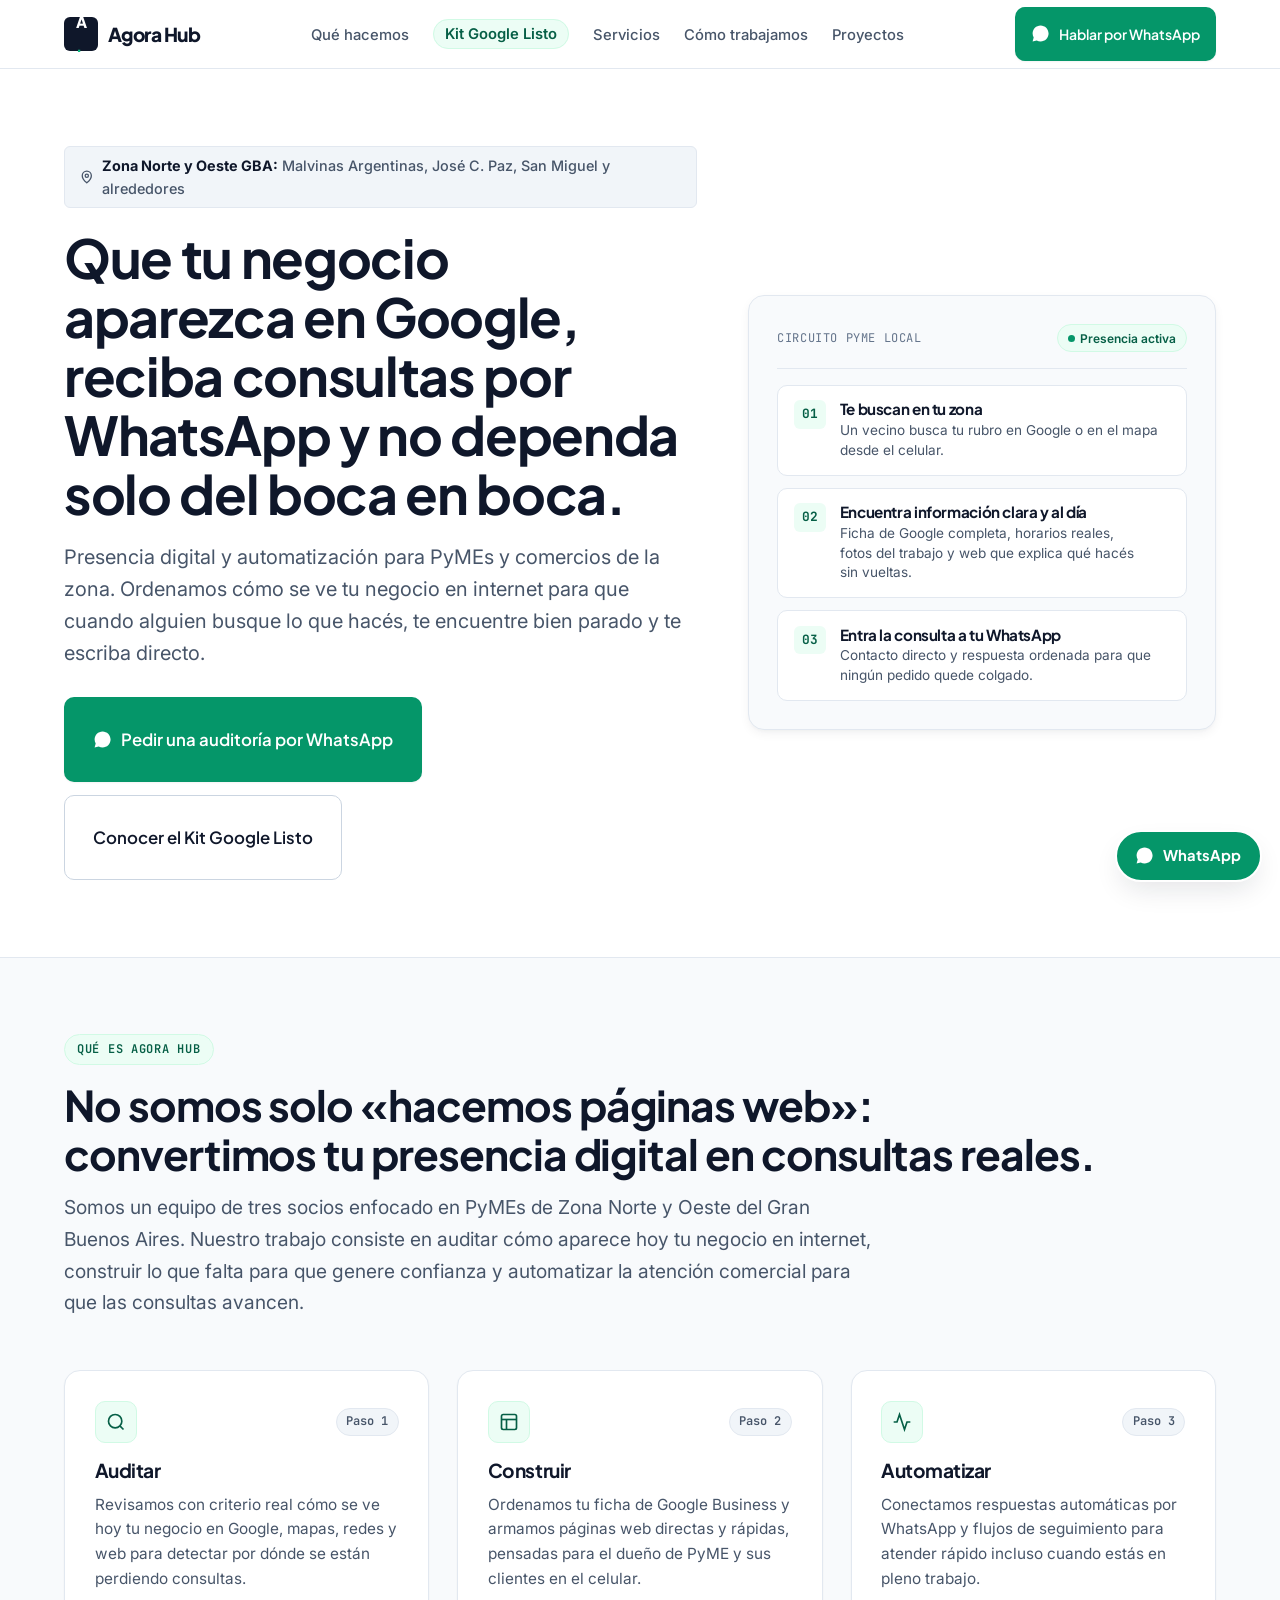
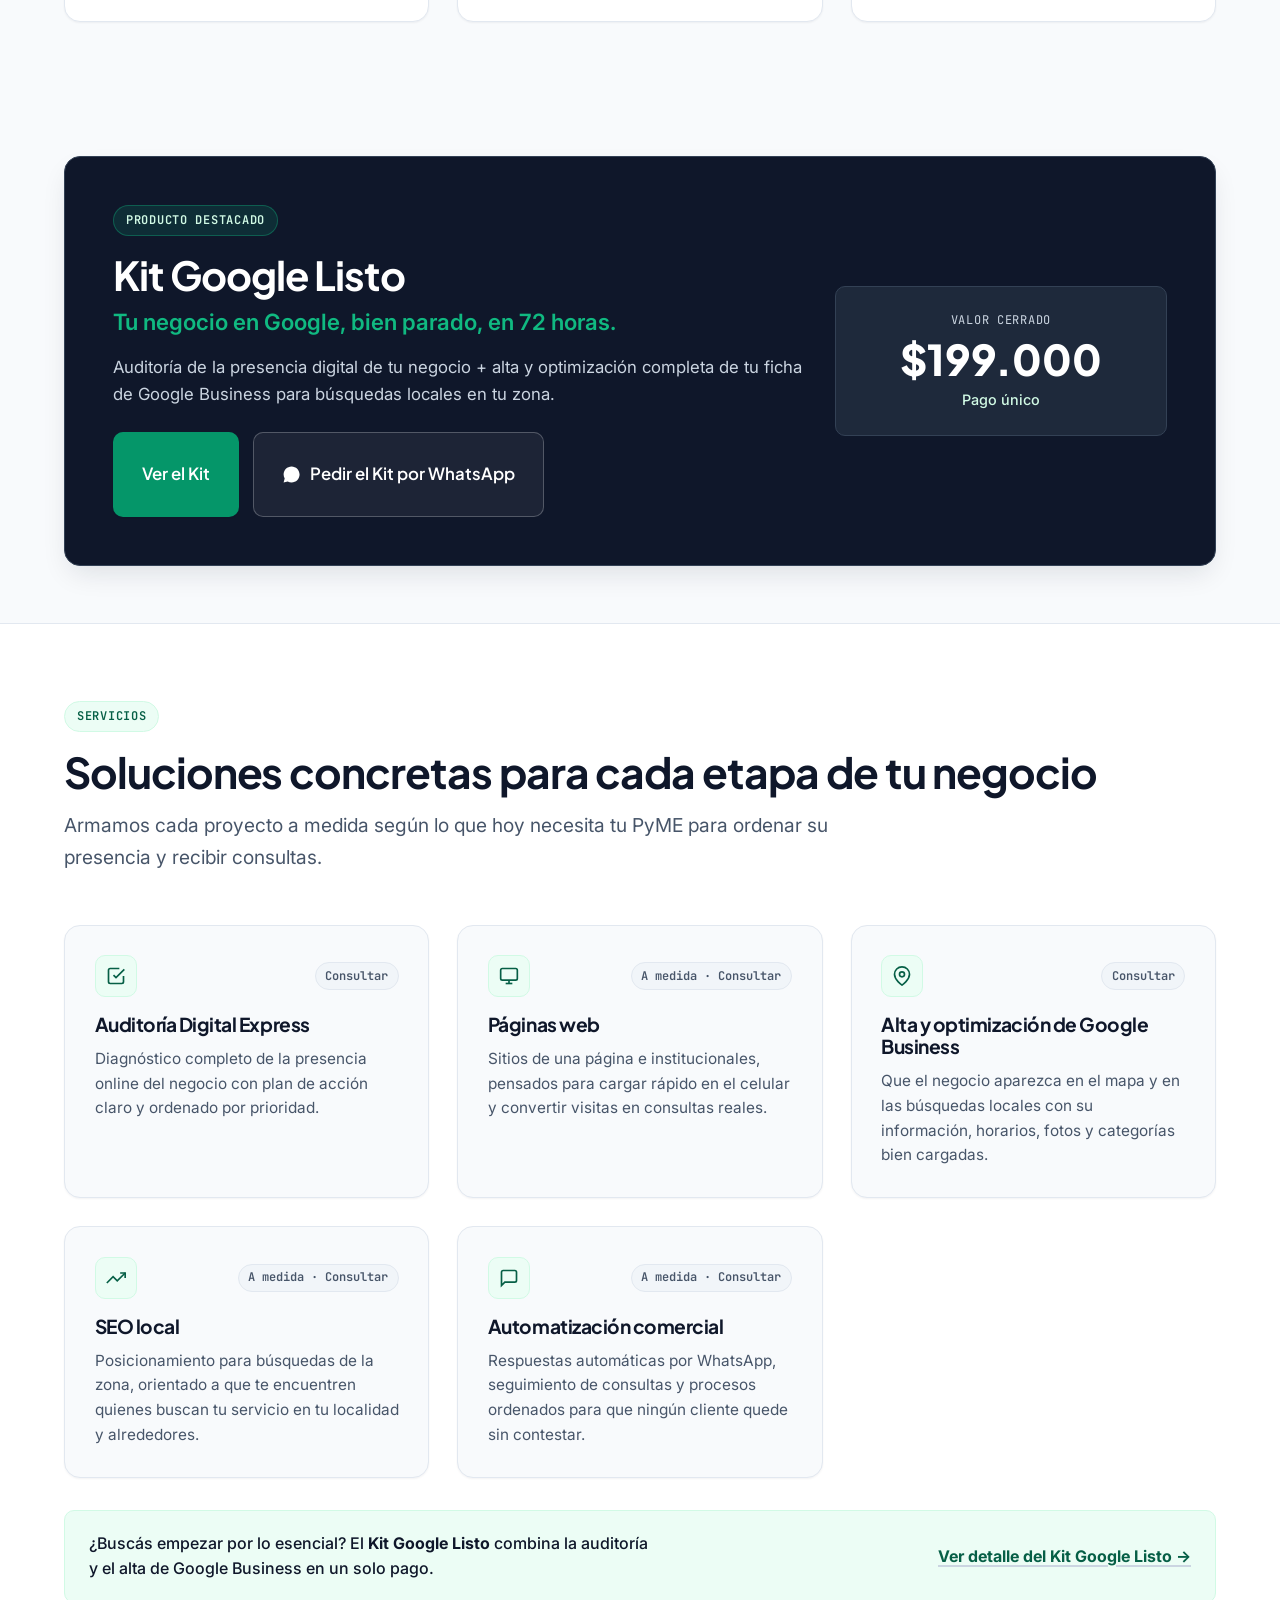
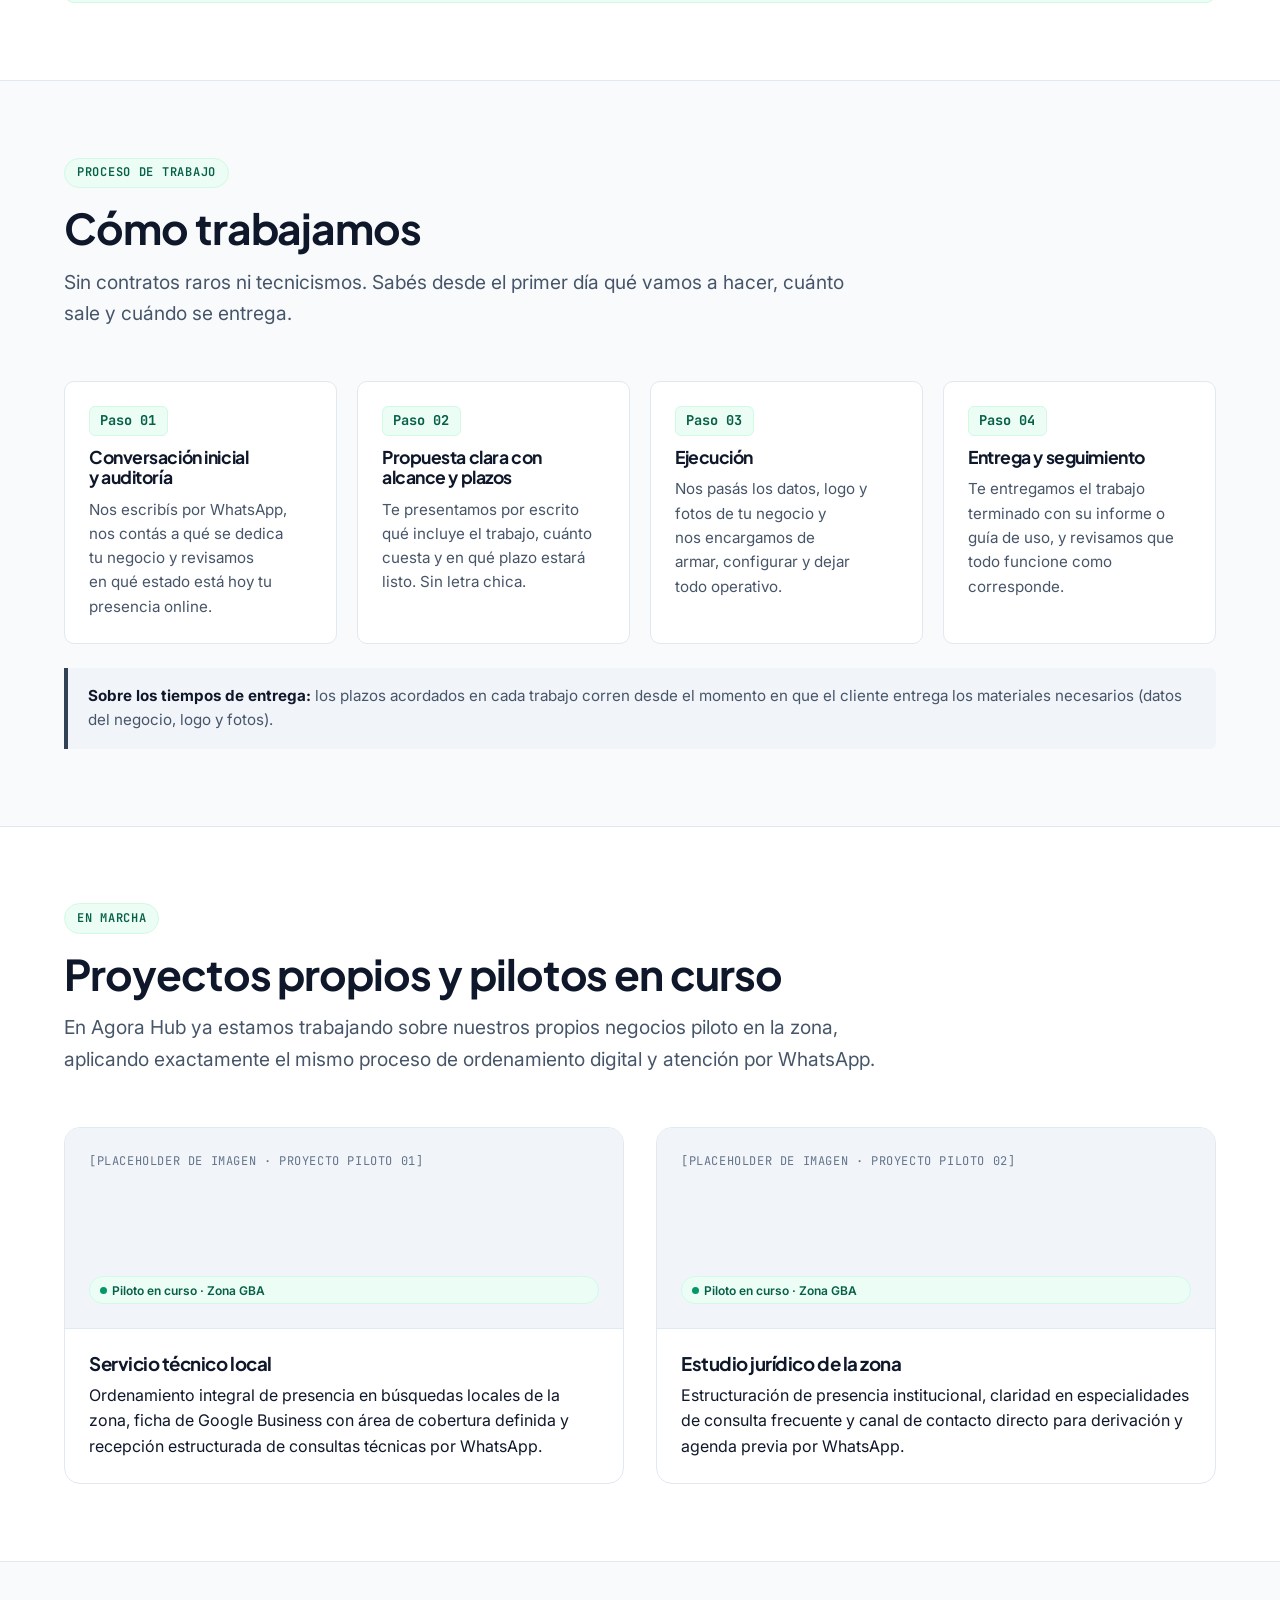
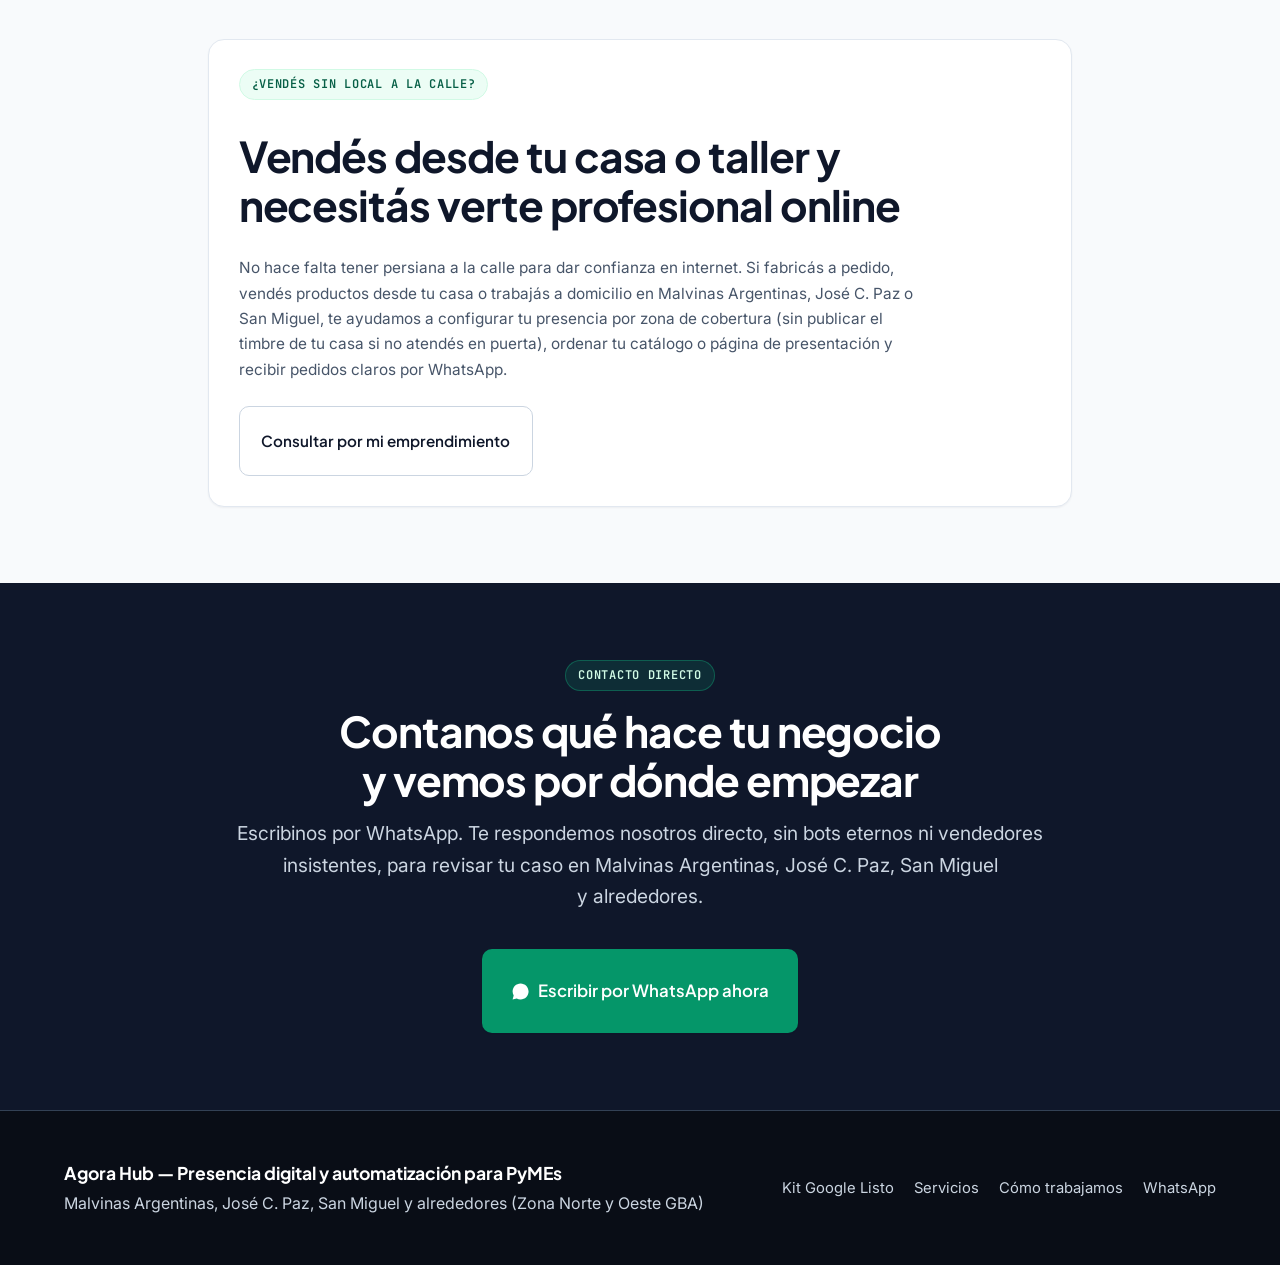
<file: index.html>
<!DOCTYPE html>
<html lang="es-AR">
<head>
  <meta charset="UTF-8">
  <meta name="viewport" content="width=device-width, initial-scale=1.0">
  <title>Agora Hub | Presencia digital y automatización para PyMEs en Zona Norte y Oeste GBA</title>
  <meta name="description" content="Presencia digital y automatización para PyMEs de Malvinas Argentinas, José C. Paz, San Miguel y alrededores. Auditoría digital, Google Business, sitios web y automatización por WhatsApp.">
  <meta name="robots" content="index, follow">
  <link rel="canonical" href="https://cristianmercado86-cricri.github.io/agora-hub/">
  <meta name="theme-color" content="#0f172a">

  <!-- Favicon -->
  <link rel="icon" type="image/svg+xml" href="favicon.svg">
  <link rel="icon" type="image/png" sizes="32x32" href="favicon-32x32.png">
  <link rel="apple-touch-icon" sizes="180x180" href="apple-touch-icon.png">

  <!-- Open Graph / WhatsApp -->
  <meta property="og:type" content="website">
  <meta property="og:locale" content="es_AR">
  <meta property="og:site_name" content="Agora Hub">
  <meta property="og:url" content="https://cristianmercado86-cricri.github.io/agora-hub/">
  <meta property="og:title" content="Agora Hub | Presencia digital y automatización para PyMEs">
  <meta property="og:description" content="Que tu negocio aparezca en Google, reciba consultas por WhatsApp y no dependa solo del boca en boca. Malvinas Argentinas, José C. Paz, San Miguel y alrededores.">
  <meta property="og:image" content="https://cristianmercado86-cricri.github.io/agora-hub/og-agora-hub.png">
  <meta property="og:image:type" content="image/png">
  <meta property="og:image:width" content="1200">
  <meta property="og:image:height" content="630">
  <meta property="og:image:alt" content="Agora Hub - Presencia digital y automatización para PyMEs">

  <!-- Twitter Card -->
  <meta name="twitter:card" content="summary_large_image">
  <meta name="twitter:title" content="Agora Hub | Presencia digital y automatización para PyMEs">
  <meta name="twitter:description" content="Presencia digital y automatización para PyMEs de Malvinas Argentinas, José C. Paz, San Miguel y alrededores.">
  <meta name="twitter:image" content="https://cristianmercado86-cricri.github.io/agora-hub/og-agora-hub.png">

  <!-- Google Fonts -->
  <link rel="preconnect" href="https://fonts.googleapis.com">
  <link rel="preconnect" href="https://fonts.gstatic.com" crossorigin>
  <link href="https://fonts.googleapis.com/css2?family=Inter:wght@400;500;600&family=JetBrains+Mono:wght@500;600;700&family=Plus+Jakarta+Sans:wght@600;700;800&display=swap" rel="stylesheet">

  <!-- Styles -->
  <link rel="stylesheet" href="styles.css">

  <!-- Schema.org Structured Data -->
  <script type="application/ld+json">
  {
    "@context": "https://schema.org",
    "@type": ["ProfessionalService", "LocalBusiness"],
    "name": "Agora Hub",
    "description": "Agencia de presencia digital y automatización para PyMEs de la Zona Norte y Oeste del Gran Buenos Aires.",
    "telephone": "+54-9-11-2797-1312",
    "image": "og-agora-hub.png",
    "address": {
      "@type": "PostalAddress",
      "addressRegion": "Provincia de Buenos Aires",
      "addressCountry": "AR"
    },
    "areaServed": [
      {
        "@type": "AdministrativeArea",
        "name": "Malvinas Argentinas"
      },
      {
        "@type": "AdministrativeArea",
        "name": "José C. Paz"
      },
      {
        "@type": "AdministrativeArea",
        "name": "San Miguel"
      },
      {
        "@type": "AdministrativeArea",
        "name": "Zona Norte y Oeste del Gran Buenos Aires"
      }
    ],
    "hasOfferCatalog": {
      "@type": "OfferCatalog",
      "name": "Servicios de presencia digital y automatización",
      "itemListElement": [
        {
          "@type": "Offer",
          "name": "Kit Google Listo",
          "description": "Auditoría de presencia digital + alta y optimización de ficha de Google Business en 72 horas hábiles.",
          "price": "199000",
          "priceCurrency": "ARS",
          "url": "kit.html"
        }
      ]
    }
  }
  </script>
</head>
<body>
  <a href="#contenido" class="skip-link visually-hidden">Saltar al contenido principal</a>

  <!-- HEADER COMPARTIDO -->
  <header class="site-header">
    <div class="container header-inner">
      <a href="index.html" class="brand" aria-label="Agora Hub - Inicio">
        <span class="brand-mark" aria-hidden="true">A<span>.</span></span>
        <span>Agora Hub</span>
      </a>

      <nav class="nav-desktop" aria-label="Principal">
        <ul class="nav-list" role="list">
          <li><a href="#que-hacemos" class="nav-link">Qué hacemos</a></li>
          <li><a href="kit.html" class="nav-link nav-link--highlight">Kit Google Listo</a></li>
          <li><a href="#servicios" class="nav-link">Servicios</a></li>
          <li><a href="#como-trabajamos" class="nav-link">Cómo trabajamos</a></li>
          <li><a href="#proyectos" class="nav-link">Proyectos</a></li>
        </ul>
      </nav>

      <div class="header-actions">
        <a href="https://wa.me/5491127971312?text=Hola%2C%20quiero%20una%20auditor%C3%ADa%20digital%20para%20mi%20negocio" class="btn btn--primary btn--sm">
          <svg class="btn-icon" aria-hidden="true" viewBox="0 0 24 24" fill="currentColor">
            <path d="M12.031 6.172c-3.181 0-5.767 2.586-5.768 5.766-.001 1.298.38 2.27 1.019 3.287l-.582 2.128 2.182-.573c.978.58 1.911.928 3.145.929 3.178 0 5.767-2.587 5.768-5.766.001-3.187-2.575-5.77-5.764-5.771zm3.392 8.244c-.144.405-.837.774-1.17.824-.299.045-.677.063-1.092-.069-.252-.08-.575-.187-.988-.365-1.739-.751-2.874-2.502-2.961-2.617-.087-.116-.708-.94-.708-1.793s.448-1.273.607-1.446c.159-.173.346-.217.462-.217l.332.006c.106.005.249-.04.39.298.144.347.491 1.2.534 1.287.043.087.072.188.014.304-.058.116-.087.188-.173.289l-.26.304c-.087.086-.177.18-.076.354.101.174.449.741.964 1.201.662.591 1.221.774 1.394.86s.274.072.376-.043c.101-.116.433-.506.549-.68.116-.173.231-.145.39-.087s1.011.477 1.184.564.289.13.332.202c.045.072.045.419-.1.824zM12 2C6.486 2 2 6.486 2 12c0 1.829.496 3.541 1.356 5.018L2 22l5.125-1.344A9.946 9.946 0 0 0 12 22c5.514 0 10-4.486 10-10S17.514 2 12 2z"/>
          </svg>
          <span>Hablar por WhatsApp</span>
        </a>
        <button type="button" class="menu-toggle" data-menu-toggle aria-expanded="false" aria-controls="menu-movil" aria-label="Abrir menú de navegación">
          <svg width="22" height="22" aria-hidden="true" viewBox="0 0 24 24" fill="none" stroke="currentColor" stroke-width="2" stroke-linecap="round">
            <line x1="3" y1="6" x2="21" y2="6"/>
            <line x1="3" y1="12" x2="21" y2="12"/>
            <line x1="3" y1="18" x2="21" y2="18"/>
          </svg>
        </button>
      </div>
    </div>

    <nav id="menu-movil" class="mobile-nav" data-mobile-nav hidden aria-label="Menú móvil">
      <div class="container">
        <ul class="mobile-nav-list" role="list">
          <li><a href="#que-hacemos">Qué hacemos</a></li>
          <li><a href="kit.html">Kit Google Listo ($199.000)</a></li>
          <li><a href="#servicios">Servicios</a></li>
          <li><a href="#como-trabajamos">Cómo trabajamos</a></li>
          <li><a href="#proyectos">Proyectos y pilotos</a></li>
          <li><a href="#sin-local">Vendedores sin local</a></li>
        </ul>
      </div>
    </nav>
  </header>

  <main id="contenido" tabindex="-1">
    <!-- 1. HERO -->
    <section class="hero">
      <div class="container hero-grid">
        <div>
          <div class="hero-zone">
            <svg width="16" height="16" aria-hidden="true" viewBox="0 0 24 24" fill="none" stroke="currentColor" stroke-width="2">
              <path d="M12 21s-7-5.686-7-11a7 7 0 1 1 14 0c0 5.314-7 11-7 11z"/>
              <circle cx="12" cy="10" r="2.5"/>
            </svg>
            <span><strong>Zona Norte y Oeste GBA:</strong> Malvinas Argentinas, José C. Paz, San Miguel y alrededores</span>
          </div>

          <h1 class="hero-title">Que tu negocio aparezca en Google, reciba consultas por WhatsApp y no dependa solo del boca en boca.</h1>

          <p class="hero-subtitle">Presencia digital y automatización para PyMEs y comercios de la zona. Ordenamos cómo se ve tu negocio en internet para que cuando alguien busque lo que hacés, te encuentre bien parado y te escriba directo.</p>

          <div class="btn-group">
            <a href="https://wa.me/5491127971312?text=Hola%2C%20quiero%20una%20auditor%C3%ADa%20digital%20para%20mi%20negocio" class="btn btn--primary btn--lg">
              <svg class="btn-icon" aria-hidden="true" viewBox="0 0 24 24" fill="currentColor">
                <path d="M12.031 6.172c-3.181 0-5.767 2.586-5.768 5.766-.001 1.298.38 2.27 1.019 3.287l-.582 2.128 2.182-.573c.978.58 1.911.928 3.145.929 3.178 0 5.767-2.587 5.768-5.766.001-3.187-2.575-5.77-5.764-5.771zm3.392 8.244c-.144.405-.837.774-1.17.824-.299.045-.677.063-1.092-.069-.252-.08-.575-.187-.988-.365-1.739-.751-2.874-2.502-2.961-2.617-.087-.116-.708-.94-.708-1.793s.448-1.273.607-1.446c.159-.173.346-.217.462-.217l.332.006c.106.005.249-.04.39.298.144.347.491 1.2.534 1.287.043.087.072.188.014.304-.058.116-.087.188-.173.289l-.26.304c-.087.086-.177.18-.076.354.101.174.449.741.964 1.201.662.591 1.221.774 1.394.86s.274.072.376-.043c.101-.116.433-.506.549-.68.116-.173.231-.145.39-.087s1.011.477 1.184.564.289.13.332.202c.045.072.045.419-.1.824zM12 2C6.486 2 2 6.486 2 12c0 1.829.496 3.541 1.356 5.018L2 22l5.125-1.344A9.946 9.946 0 0 0 12 22c5.514 0 10-4.486 10-10S17.514 2 12 2z"/>
              </svg>
              <span>Pedir una auditoría por WhatsApp</span>
            </a>
            <a href="kit.html" class="btn btn--secondary btn--lg">Conocer el Kit Google Listo</a>
          </div>
        </div>

        <!-- Esquema visual del circuito (placeholder limpio reemplazable) -->
        <div class="diagnostic-preview" aria-label="Esquema del circuito de presencia digital para PyMEs">
          <div class="preview-header">
            <span class="preview-tag">Circuito PyME Local</span>
            <span class="status-pill"><span class="status-dot" aria-hidden="true"></span>Presencia activa</span>
          </div>
          <div class="preview-steps">
            <div class="preview-step">
              <span class="preview-step-num">01</span>
              <div>
                <h3>Te buscan en tu zona</h3>
                <p>Un vecino busca tu rubro en Google o en el mapa desde el celular.</p>
              </div>
            </div>
            <div class="preview-step">
              <span class="preview-step-num">02</span>
              <div>
                <h3>Encuentra información clara y al día</h3>
                <p>Ficha de Google completa, horarios reales, fotos del trabajo y web que explica qué hacés sin vueltas.</p>
              </div>
            </div>
            <div class="preview-step">
              <span class="preview-step-num">03</span>
              <div>
                <h3>Entra la consulta a tu WhatsApp</h3>
                <p>Contacto directo y respuesta ordenada para que ningún pedido quede colgado.</p>
              </div>
            </div>
          </div>
        </div>
      </div>
    </section>

    <!-- 2. QUÉ HACE AGORA HUB -->
    <section id="que-hacemos" class="section">
      <div class="container">
        <div class="section-header">
          <span class="eyebrow">Qué es Agora Hub</span>
          <h2 class="section-title">No somos solo «hacemos páginas web»: convertimos tu presencia digital en consultas reales.</h2>
          <p class="section-lead">Somos un equipo de tres socios enfocado en PyMEs de Zona Norte y Oeste del Gran Buenos Aires. Nuestro trabajo consiste en auditar cómo aparece hoy tu negocio en internet, construir lo que falta para que genere confianza y automatizar la atención comercial para que las consultas avancen.</p>
        </div>

        <div class="grid-3">
          <article class="card">
            <div class="card-top">
              <span class="card-icon" aria-hidden="true">
                <svg width="20" height="20" viewBox="0 0 24 24" fill="none" stroke="currentColor" stroke-width="2">
                  <circle cx="11" cy="11" r="8"/><line x1="21" y1="21" x2="16.65" y2="16.65"/>
                </svg>
              </span>
              <span class="card-badge">Paso 1</span>
            </div>
            <h3>Auditar</h3>
            <p>Revisamos con criterio real cómo se ve hoy tu negocio en Google, mapas, redes y web para detectar por dónde se están perdiendo consultas.</p>
          </article>

          <article class="card">
            <div class="card-top">
              <span class="card-icon" aria-hidden="true">
                <svg width="20" height="20" viewBox="0 0 24 24" fill="none" stroke="currentColor" stroke-width="2">
                  <rect x="3" y="3" width="18" height="18" rx="2"/><line x1="3" y1="9" x2="21" y2="9"/><line x1="9" y1="21" x2="9" y2="9"/>
                </svg>
              </span>
              <span class="card-badge">Paso 2</span>
            </div>
            <h3>Construir</h3>
            <p>Ordenamos tu ficha de Google Business y armamos páginas web directas y rápidas, pensadas para el dueño de PyME y sus clientes en el celular.</p>
          </article>

          <article class="card">
            <div class="card-top">
              <span class="card-icon" aria-hidden="true">
                <svg width="20" height="20" viewBox="0 0 24 24" fill="none" stroke="currentColor" stroke-width="2">
                  <polyline points="22 12 18 12 15 21 9 3 6 12 2 12"/>
                </svg>
              </span>
              <span class="card-badge">Paso 3</span>
            </div>
            <h3>Automatizar</h3>
            <p>Conectamos respuestas automáticas por WhatsApp y flujos de seguimiento para atender rápido incluso cuando estás en pleno trabajo.</p>
          </article>
        </div>
      </div>
    </section>

    <!-- 3. PRODUCTO DESTACADO - KIT GOOGLE LISTO -->
    <section id="kit-destacado" class="section section--tight">
      <div class="container">
        <div class="featured-kit">
          <div>
            <span class="eyebrow eyebrow--dark">Producto destacado</span>
            <h2 class="featured-kit-title">Kit Google Listo</h2>
            <p class="featured-kit-tagline">Tu negocio en Google, bien parado, en 72 horas.</p>
            <p class="featured-kit-desc">Auditoría de la presencia digital de tu negocio + alta y optimización completa de tu ficha de Google Business para búsquedas locales en tu zona.</p>

            <div class="btn-group">
              <a href="kit.html" class="btn btn--primary btn--lg">Ver el Kit</a>
              <a href="https://wa.me/5491127971312?text=Hola%2C%20quiero%20el%20Kit%20Google%20Listo%20para%20mi%20negocio" class="btn btn--dark-outline btn--lg">
                <svg class="btn-icon" aria-hidden="true" viewBox="0 0 24 24" fill="currentColor">
                  <path d="M12.031 6.172c-3.181 0-5.767 2.586-5.768 5.766-.001 1.298.38 2.27 1.019 3.287l-.582 2.128 2.182-.573c.978.58 1.911.928 3.145.929 3.178 0 5.767-2.587 5.768-5.766.001-3.187-2.575-5.77-5.764-5.771zm3.392 8.244c-.144.405-.837.774-1.17.824-.299.045-.677.063-1.092-.069-.252-.08-.575-.187-.988-.365-1.739-.751-2.874-2.502-2.961-2.617-.087-.116-.708-.94-.708-1.793s.448-1.273.607-1.446c.159-.173.346-.217.462-.217l.332.006c.106.005.249-.04.39.298.144.347.491 1.2.534 1.287.043.087.072.188.014.304-.058.116-.087.188-.173.289l-.26.304c-.087.086-.177.18-.076.354.101.174.449.741.964 1.201.662.591 1.221.774 1.394.86s.274.072.376-.043c.101-.116.433-.506.549-.68.116-.173.231-.145.39-.087s1.011.477 1.184.564.289.13.332.202c.045.072.045.419-.1.824zM12 2C6.486 2 2 6.486 2 12c0 1.829.496 3.541 1.356 5.018L2 22l5.125-1.344A9.946 9.946 0 0 0 12 22c5.514 0 10-4.486 10-10S17.514 2 12 2z"/>
                </svg>
                <span>Pedir el Kit por WhatsApp</span>
              </a>
            </div>
          </div>

          <div class="featured-kit-price-box">
            <span class="price-label">Valor cerrado</span>
            <span class="price-amount">$199.000</span>
            <span class="price-sub">Pago único</span>
          </div>
        </div>
      </div>
    </section>

    <!-- 4. SERVICIOS -->
    <section id="servicios" class="section section--surface">
      <div class="container">
        <div class="section-header">
          <span class="eyebrow">Servicios</span>
          <h2 class="section-title">Soluciones concretas para cada etapa de tu negocio</h2>
          <p class="section-lead">Armamos cada proyecto a medida según lo que hoy necesita tu PyME para ordenar su presencia y recibir consultas.</p>
        </div>

        <div class="grid-3">
          <article class="card card--subtle">
            <div class="card-top">
              <span class="card-icon" aria-hidden="true">
                <svg width="20" height="20" viewBox="0 0 24 24" fill="none" stroke="currentColor" stroke-width="2">
                  <path d="M9 11l3 3L22 4"/><path d="M21 12v7a2 2 0 0 1-2 2H5a2 2 0 0 1-2-2V5a2 2 0 0 1 2-2h11"/>
                </svg>
              </span>
              <span class="card-badge">Consultar</span>
            </div>
            <h3>Auditoría Digital Express</h3>
            <p>Diagnóstico completo de la presencia online del negocio con plan de acción claro y ordenado por prioridad.</p>
          </article>

          <article class="card card--subtle">
            <div class="card-top">
              <span class="card-icon" aria-hidden="true">
                <svg width="20" height="20" viewBox="0 0 24 24" fill="none" stroke="currentColor" stroke-width="2">
                  <rect x="2" y="3" width="20" height="14" rx="2"/><line x1="8" y1="21" x2="16" y2="21"/><line x1="12" y1="17" x2="12" y2="21"/>
                </svg>
              </span>
              <span class="card-badge">A medida · Consultar</span>
            </div>
            <h3>Páginas web</h3>
            <p>Sitios de una página e institucionales, pensados para cargar rápido en el celular y convertir visitas en consultas reales.</p>
          </article>

          <article class="card card--subtle">
            <div class="card-top">
              <span class="card-icon" aria-hidden="true">
                <svg width="20" height="20" viewBox="0 0 24 24" fill="none" stroke="currentColor" stroke-width="2">
                  <path d="M21 10c0 7-9 13-9 13s-9-6-9-13a9 9 0 0 1 18 0z"/><circle cx="12" cy="10" r="3"/>
                </svg>
              </span>
              <span class="card-badge">Consultar</span>
            </div>
            <h3>Alta y optimización de Google Business</h3>
            <p>Que el negocio aparezca en el mapa y en las búsquedas locales con su información, horarios, fotos y categorías bien cargadas.</p>
          </article>

          <article class="card card--subtle">
            <div class="card-top">
              <span class="card-icon" aria-hidden="true">
                <svg width="20" height="20" viewBox="0 0 24 24" fill="none" stroke="currentColor" stroke-width="2">
                  <polyline points="23 6 13.5 15.5 8.5 10.5 1 18"/><polyline points="17 6 23 6 23 12"/>
                </svg>
              </span>
              <span class="card-badge">A medida · Consultar</span>
            </div>
            <h3>SEO local</h3>
            <p>Posicionamiento para búsquedas de la zona, orientado a que te encuentren quienes buscan tu servicio en tu localidad y alrededores.</p>
          </article>

          <article class="card card--subtle">
            <div class="card-top">
              <span class="card-icon" aria-hidden="true">
                <svg width="20" height="20" viewBox="0 0 24 24" fill="none" stroke="currentColor" stroke-width="2">
                  <path d="M21 15a2 2 0 0 1-2 2H7l-4 4V5a2 2 0 0 1 2-2h14a2 2 0 0 1 2 2z"/>
                </svg>
              </span>
              <span class="card-badge">A medida · Consultar</span>
            </div>
            <h3>Automatización comercial</h3>
            <p>Respuestas automáticas por WhatsApp, seguimiento de consultas y procesos ordenados para que ningún cliente quede sin contestar.</p>
          </article>
        </div>

        <div class="callout-banner">
          <p>¿Buscás empezar por lo esencial? El <strong>Kit Google Listo</strong> combina la auditoría y el alta de Google Business en un solo pago.</p>
          <a href="kit.html">Ver detalle del Kit Google Listo →</a>
        </div>
      </div>
    </section>

    <!-- 5. CÓMO TRABAJAMOS -->
    <section id="como-trabajamos" class="section">
      <div class="container">
        <div class="section-header">
          <span class="eyebrow">Proceso de trabajo</span>
          <h2 class="section-title">Cómo trabajamos</h2>
          <p class="section-lead">Sin contratos raros ni tecnicismos. Sabés desde el primer día qué vamos a hacer, cuánto sale y cuándo se entrega.</p>
        </div>

        <ol class="steps-grid" role="list">
          <li class="step-card">
            <span class="step-number">Paso 01</span>
            <h3>Conversación inicial y auditoría</h3>
            <p>Nos escribís por WhatsApp, nos contás a qué se dedica tu negocio y revisamos en qué estado está hoy tu presencia online.</p>
          </li>

          <li class="step-card">
            <span class="step-number">Paso 02</span>
            <h3>Propuesta clara con alcance y plazos</h3>
            <p>Te presentamos por escrito qué incluye el trabajo, cuánto cuesta y en qué plazo estará listo. Sin letra chica.</p>
          </li>

          <li class="step-card">
            <span class="step-number">Paso 03</span>
            <h3>Ejecución</h3>
            <p>Nos pasás los datos, logo y fotos de tu negocio y nos encargamos de armar, configurar y dejar todo operativo.</p>
          </li>

          <li class="step-card">
            <span class="step-number">Paso 04</span>
            <h3>Entrega y seguimiento</h3>
            <p>Te entregamos el trabajo terminado con su informe o guía de uso, y revisamos que todo funcione como corresponde.</p>
          </li>
        </ol>

        <div class="notice-bar">
          <strong>Sobre los tiempos de entrega:</strong> los plazos acordados en cada trabajo corren desde el momento en que el cliente entrega los materiales necesarios (datos del negocio, logo y fotos).
        </div>
      </div>
    </section>

    <!-- 6. CASOS / PILOTOS -->
    <section id="proyectos" class="section section--surface">
      <div class="container">
        <div class="section-header">
          <span class="eyebrow">En marcha</span>
          <h2 class="section-title">Proyectos propios y pilotos en curso</h2>
          <p class="section-lead">En Agora Hub ya estamos trabajando sobre nuestros propios negocios piloto en la zona, aplicando exactamente el mismo proceso de ordenamiento digital y atención por WhatsApp.</p>
        </div>

        <div class="grid-2">
          <article class="pilot-card">
            <div class="pilot-placeholder" aria-label="Placeholder visual para captura de proyecto piloto de servicio técnico">
              <span class="preview-tag">[Placeholder de imagen · Proyecto piloto 01]</span>
              <span class="status-pill"><span class="status-dot" aria-hidden="true"></span>Piloto en curso · Zona GBA</span>
            </div>
            <div class="pilot-body">
              <h3>Servicio técnico local</h3>
              <p>Ordenamiento integral de presencia en búsquedas locales de la zona, ficha de Google Business con área de cobertura definida y recepción estructurada de consultas técnicas por WhatsApp.</p>
            </div>
          </article>

          <article class="pilot-card">
            <div class="pilot-placeholder" aria-label="Placeholder visual para captura de proyecto piloto de estudio jurídico">
              <span class="preview-tag">[Placeholder de imagen · Proyecto piloto 02]</span>
              <span class="status-pill"><span class="status-dot" aria-hidden="true"></span>Piloto en curso · Zona GBA</span>
            </div>
            <div class="pilot-body">
              <h3>Estudio jurídico de la zona</h3>
              <p>Estructuración de presencia institucional, claridad en especialidades de consulta frecuente y canal de contacto directo para derivación y agenda previa por WhatsApp.</p>
            </div>
          </article>
        </div>
      </div>
    </section>

    <!-- 7. BLOQUE PARA VENDEDORES SIN LOCAL -->
    <section id="sin-local" class="section">
      <div class="container container--narrow">
        <div class="card">
          <div class="card-top">
            <span class="eyebrow">¿Vendés sin local a la calle?</span>
          </div>
          <h2 class="section-title">Vendés desde tu casa o taller y necesitás verte profesional online</h2>
          <p class="section-lead">No hace falta tener persiana a la calle para dar confianza en internet. Si fabricás a pedido, vendés productos desde tu casa o trabajás a domicilio en Malvinas Argentinas, José C. Paz o San Miguel, te ayudamos a configurar tu presencia por zona de cobertura (sin publicar el timbre de tu casa si no atendés en puerta), ordenar tu catálogo o página de presentación y recibir pedidos claros por WhatsApp.</p>
          <div class="card-footer">
            <a href="https://wa.me/5491127971312?text=Hola%2C%20quiero%20una%20auditor%C3%ADa%20digital%20para%20mi%20negocio" class="btn btn--secondary">Consultar por mi emprendimiento</a>
          </div>
        </div>
      </div>
    </section>

    <!-- 8. CIERRE + CTA -->
    <section id="contacto" class="section section--dark">
      <div class="container container--narrow text-center">
        <span class="eyebrow eyebrow--dark">Contacto directo</span>
        <h2 class="section-title">Contanos qué hace tu negocio y vemos por dónde empezar</h2>
        <p class="section-lead mx-auto">Escribinos por WhatsApp. Te respondemos nosotros directo, sin bots eternos ni vendedores insistentes, para revisar tu caso en Malvinas Argentinas, José C. Paz, San Miguel y alrededores.</p>

        <div class="btn-group btn-group--center mt-lg">
          <a href="https://wa.me/5491127971312?text=Hola%2C%20quiero%20una%20auditor%C3%ADa%20digital%20para%20mi%20negocio" class="btn btn--primary btn--lg">
            <svg class="btn-icon" aria-hidden="true" viewBox="0 0 24 24" fill="currentColor">
              <path d="M12.031 6.172c-3.181 0-5.767 2.586-5.768 5.766-.001 1.298.38 2.27 1.019 3.287l-.582 2.128 2.182-.573c.978.58 1.911.928 3.145.929 3.178 0 5.767-2.587 5.768-5.766.001-3.187-2.575-5.77-5.764-5.771zm3.392 8.244c-.144.405-.837.774-1.17.824-.299.045-.677.063-1.092-.069-.252-.08-.575-.187-.988-.365-1.739-.751-2.874-2.502-2.961-2.617-.087-.116-.708-.94-.708-1.793s.448-1.273.607-1.446c.159-.173.346-.217.462-.217l.332.006c.106.005.249-.04.39.298.144.347.491 1.2.534 1.287.043.087.072.188.014.304-.058.116-.087.188-.173.289l-.26.304c-.087.086-.177.18-.076.354.101.174.449.741.964 1.201.662.591 1.221.774 1.394.86s.274.072.376-.043c.101-.116.433-.506.549-.68.116-.173.231-.145.39-.087s1.011.477 1.184.564.289.13.332.202c.045.072.045.419-.1.824zM12 2C6.486 2 2 6.486 2 12c0 1.829.496 3.541 1.356 5.018L2 22l5.125-1.344A9.946 9.946 0 0 0 12 22c5.514 0 10-4.486 10-10S17.514 2 12 2z"/>
            </svg>
            <span>Escribir por WhatsApp ahora</span>
          </a>
        </div>
      </div>
    </section>
  </main>

  <!-- FOOTER COMPARTIDO -->
  <footer class="site-footer">
    <div class="container footer-inner">
      <div>
        <p class="footer-brand">Agora Hub — Presencia digital y automatización para PyMEs</p>
        <p>Malvinas Argentinas, José C. Paz, San Miguel y alrededores (Zona Norte y Oeste GBA)</p>
      </div>
      <nav aria-label="Enlaces del pie de página">
        <ul class="footer-links" role="list">
          <li><a href="kit.html">Kit Google Listo</a></li>
          <li><a href="#servicios">Servicios</a></li>
          <li><a href="#como-trabajamos">Cómo trabajamos</a></li>
          <li><a href="https://wa.me/5491127971312?text=Hola%2C%20quiero%20una%20auditor%C3%ADa%20digital%20para%20mi%20negocio">WhatsApp</a></li>
        </ul>
      </nav>
    </div>
  </footer>

  <!-- BOTÓN FLOTANTE DE WHATSAPP -->
  <a href="https://wa.me/5491127971312?text=Hola%2C%20quiero%20una%20auditor%C3%ADa%20digital%20para%20mi%20negocio" class="whatsapp-float" aria-label="Escribir por WhatsApp para pedir una auditoría digital">
    <svg class="btn-icon" aria-hidden="true" viewBox="0 0 24 24" fill="currentColor">
      <path d="M12.031 6.172c-3.181 0-5.767 2.586-5.768 5.766-.001 1.298.38 2.27 1.019 3.287l-.582 2.128 2.182-.573c.978.58 1.911.928 3.145.929 3.178 0 5.767-2.587 5.768-5.766.001-3.187-2.575-5.77-5.764-5.771zm3.392 8.244c-.144.405-.837.774-1.17.824-.299.045-.677.063-1.092-.069-.252-.08-.575-.187-.988-.365-1.739-.751-2.874-2.502-2.961-2.617-.087-.116-.708-.94-.708-1.793s.448-1.273.607-1.446c.159-.173.346-.217.462-.217l.332.006c.106.005.249-.04.39.298.144.347.491 1.2.534 1.287.043.087.072.188.014.304-.058.116-.087.188-.173.289l-.26.304c-.087.086-.177.18-.076.354.101.174.449.741.964 1.201.662.591 1.221.774 1.394.86s.274.072.376-.043c.101-.116.433-.506.549-.68.116-.173.231-.145.39-.087s1.011.477 1.184.564.289.13.332.202c.045.072.045.419-.1.824zM12 2C6.486 2 2 6.486 2 12c0 1.829.496 3.541 1.356 5.018L2 22l5.125-1.344A9.946 9.946 0 0 0 12 22c5.514 0 10-4.486 10-10S17.514 2 12 2z"/>
    </svg>
    <span>WhatsApp</span>
  </a>

  <script src="main.js" defer></script>
</body>
</html>
</file>
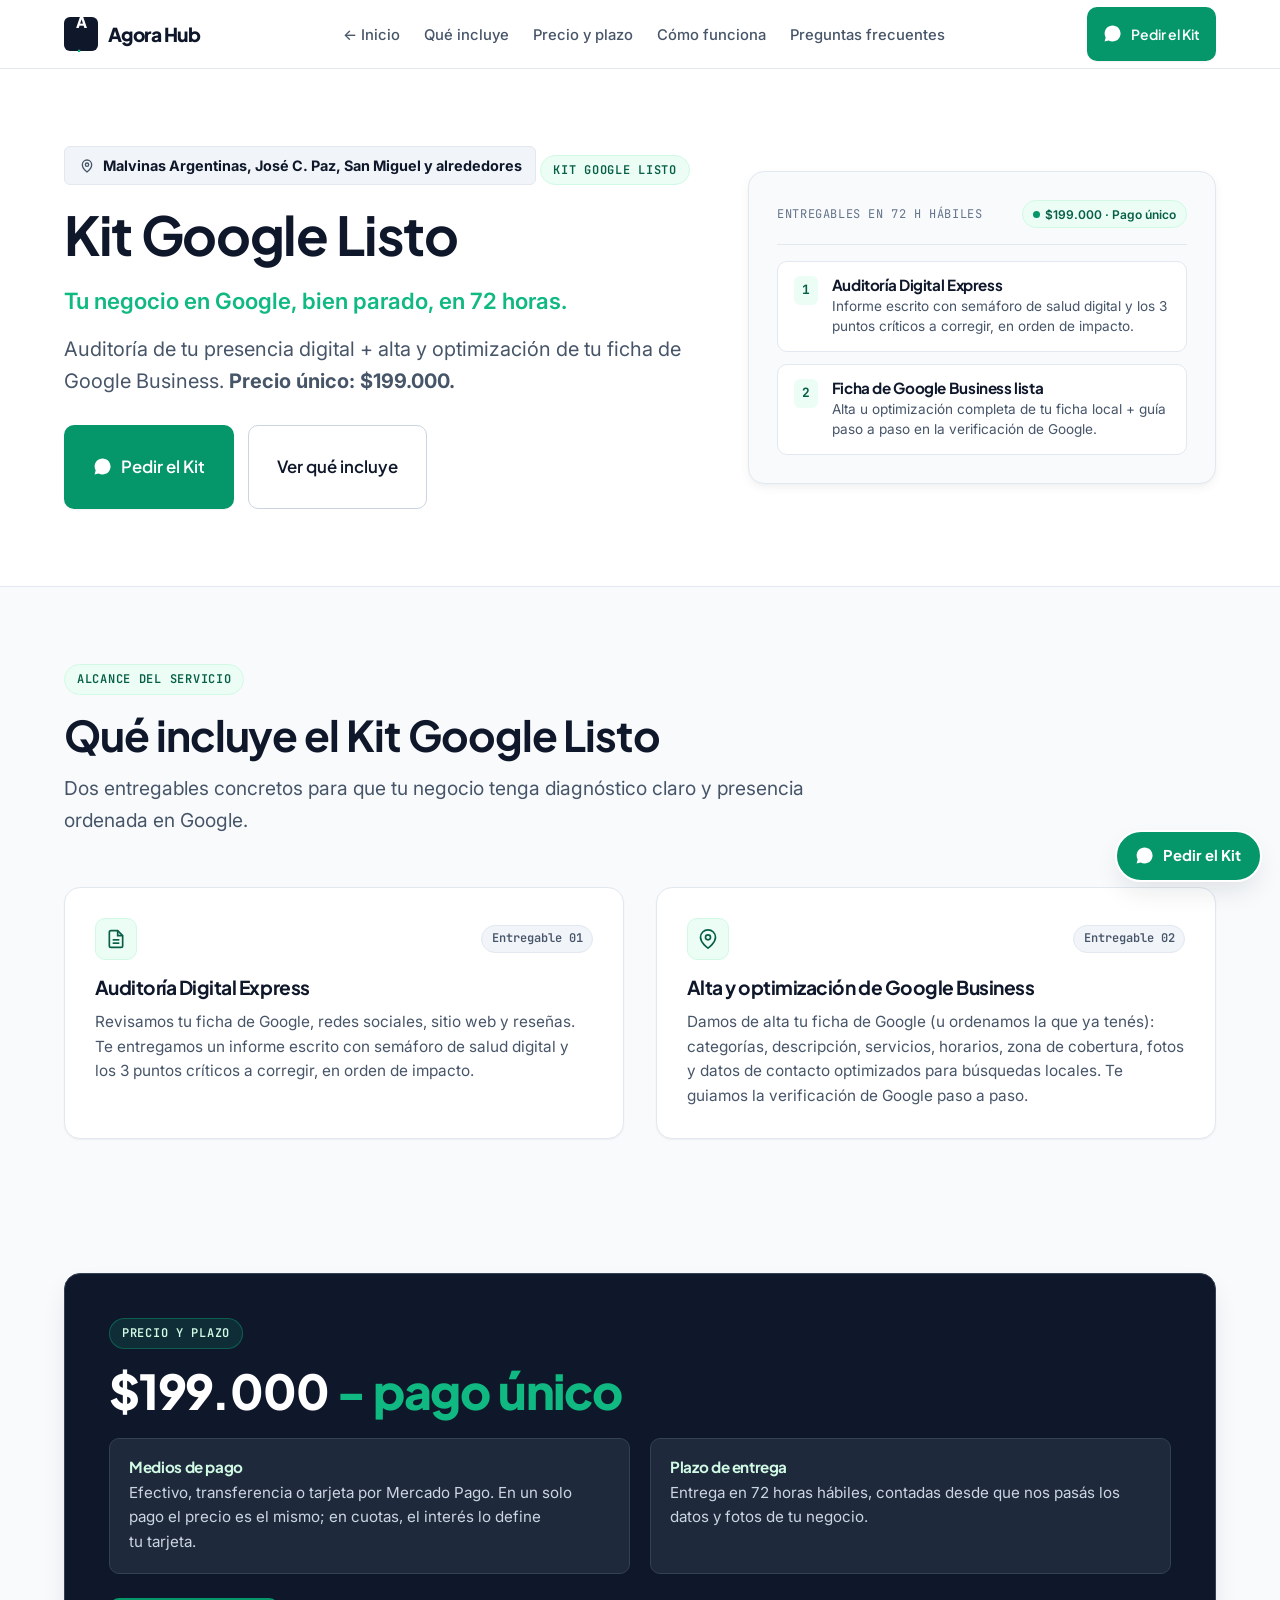
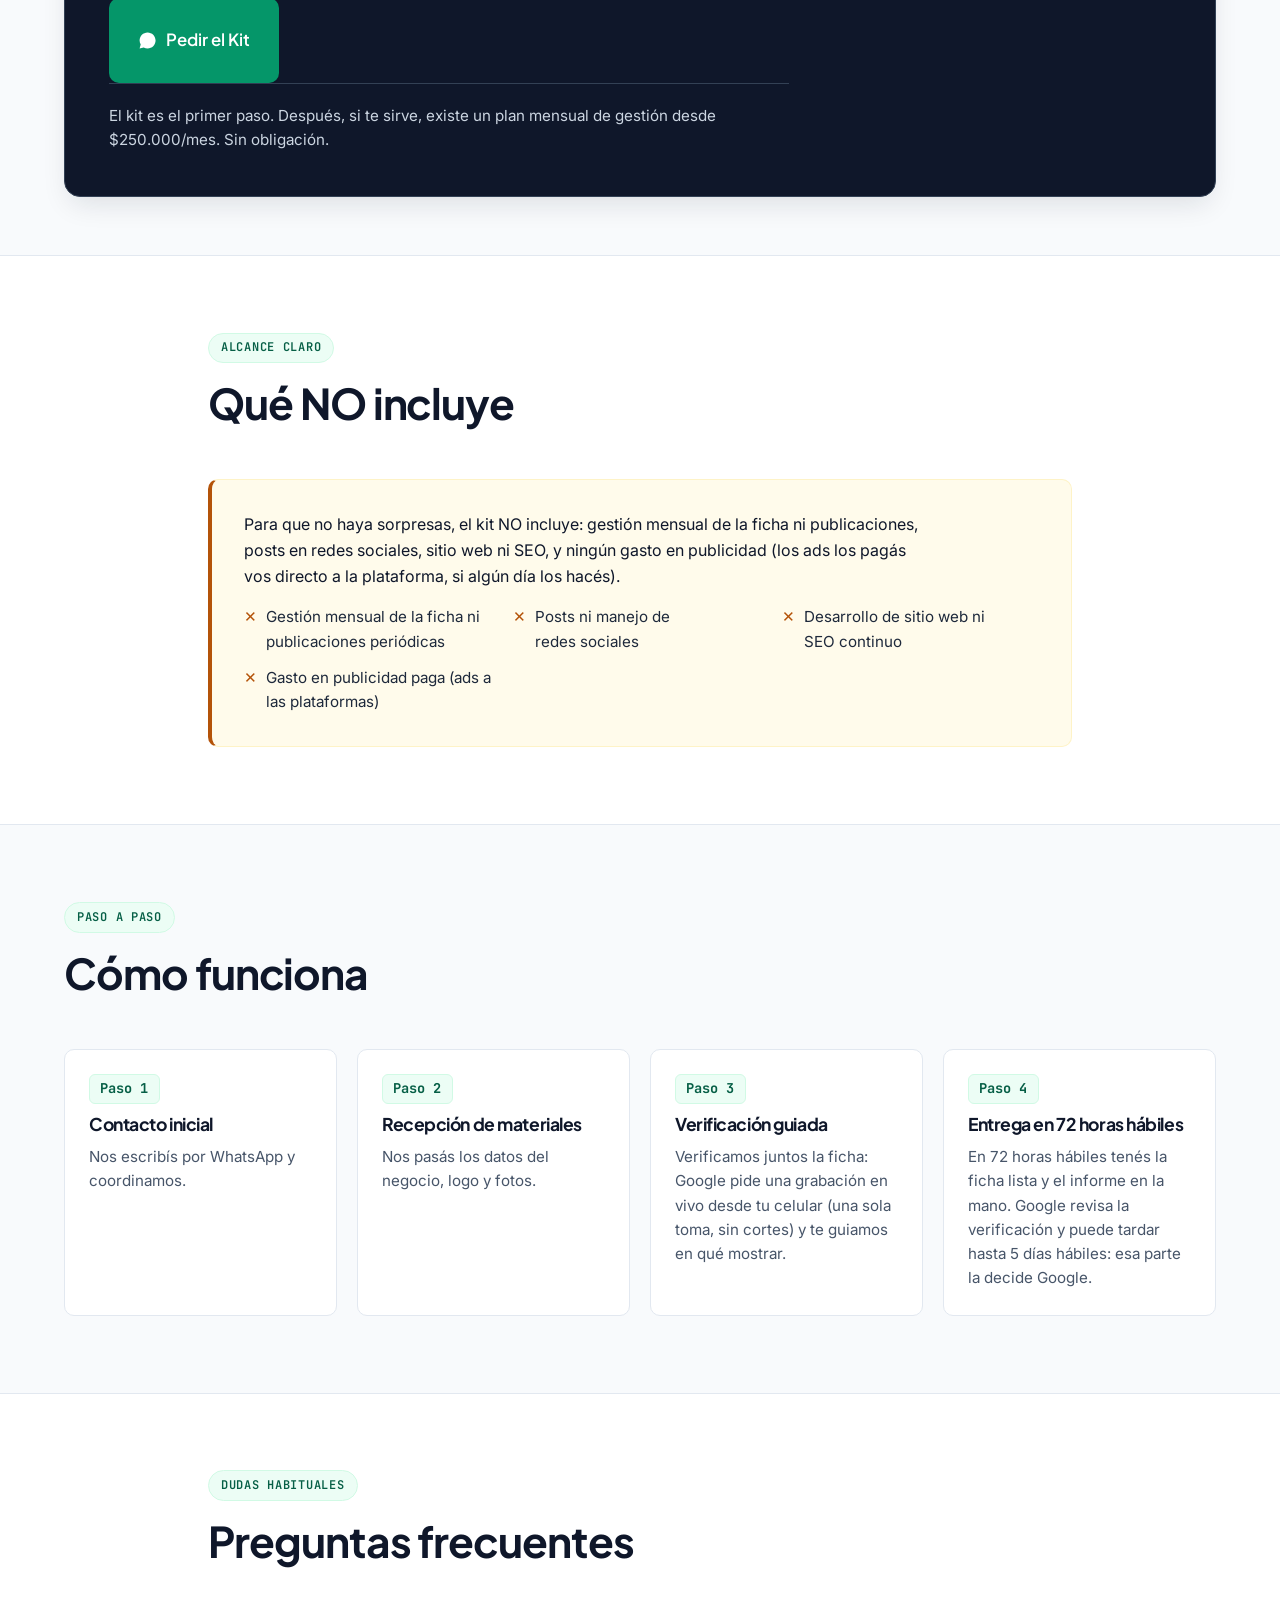
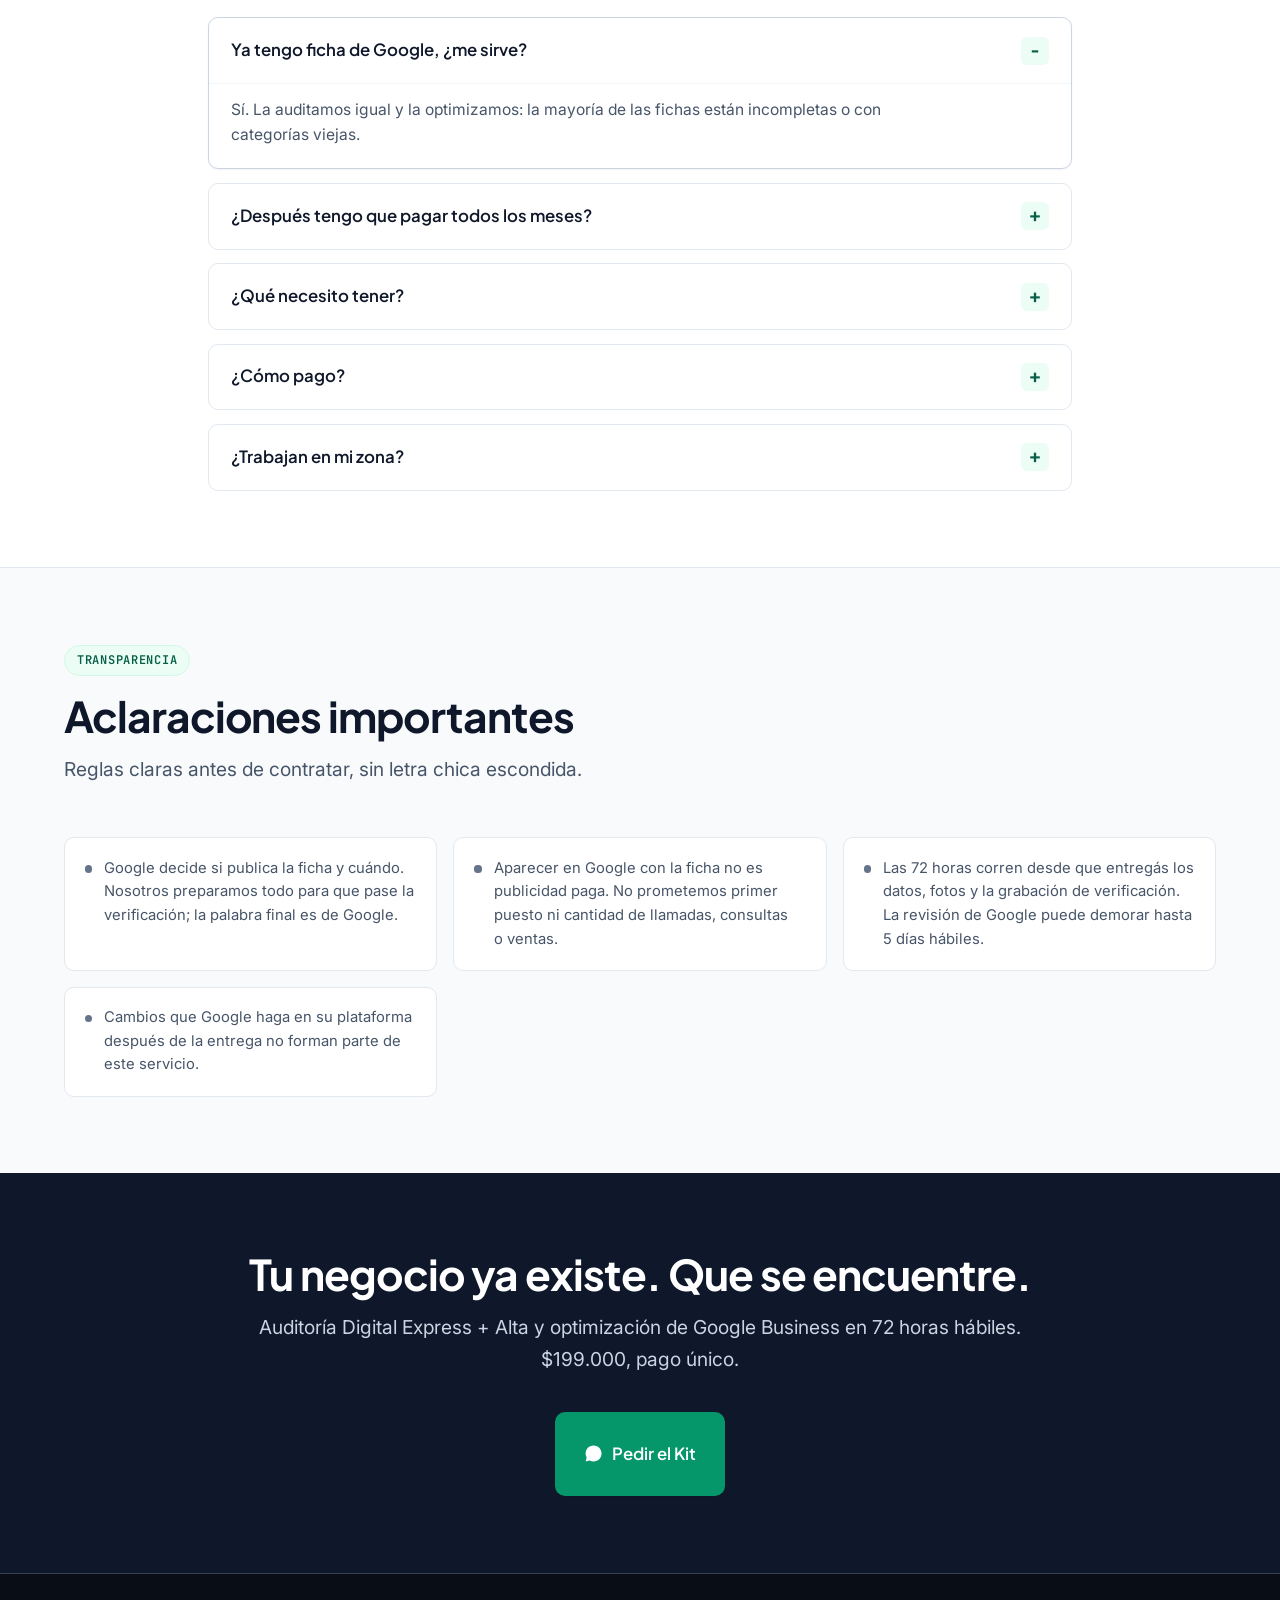
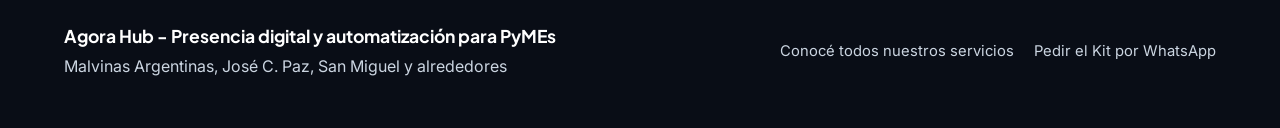
<file: kit.html>
<!DOCTYPE html>
<html lang="es-AR">
<head>
  <meta charset="UTF-8">
  <meta name="viewport" content="width=device-width, initial-scale=1.0">
  <title>Kit Google Listo | Agora Hub</title>
  <meta name="description" content="Auditoría digital + alta y optimización de tu ficha de Google Business en 72 horas. $199.000, pago único. Zona Malvinas Argentinas, José C. Paz y San Miguel.">
  <meta name="robots" content="index, follow">
  <link rel="canonical" href="https://cristianmercado86-cricri.github.io/agora-hub/kit.html">
  <meta name="theme-color" content="#0f172a">

  <!-- Favicon -->
  <link rel="icon" type="image/svg+xml" href="favicon.svg">
  <link rel="icon" type="image/png" sizes="32x32" href="favicon-32x32.png">
  <link rel="apple-touch-icon" sizes="180x180" href="apple-touch-icon.png">

  <!-- Open Graph / WhatsApp -->
  <meta property="og:type" content="product">
  <meta property="og:locale" content="es_AR">
  <meta property="og:site_name" content="Agora Hub">
  <meta property="og:url" content="https://cristianmercado86-cricri.github.io/agora-hub/kit.html">
  <meta property="og:title" content="Kit Google Listo | Agora Hub">
  <meta property="og:description" content="Auditoría digital + alta y optimización de tu ficha de Google Business en 72 horas. $199.000, pago único. Zona Malvinas Argentinas, José C. Paz y San Miguel.">
  <meta property="og:image" content="https://cristianmercado86-cricri.github.io/agora-hub/og-kit-google-listo.png">
  <meta property="og:image:type" content="image/png">
  <meta property="og:image:width" content="1200">
  <meta property="og:image:height" content="630">
  <meta property="og:image:alt" content="Kit Google Listo - Tu negocio en Google, bien parado, en 72 horas - $199.000 pago único">

  <!-- Twitter Card -->
  <meta name="twitter:card" content="summary_large_image">
  <meta name="twitter:title" content="Kit Google Listo | Agora Hub">
  <meta name="twitter:description" content="Auditoría digital + alta y optimización de tu ficha de Google Business en 72 horas. $199.000, pago único. Zona Malvinas Argentinas, José C. Paz y San Miguel.">
  <meta name="twitter:image" content="https://cristianmercado86-cricri.github.io/agora-hub/og-kit-google-listo.png">

  <!-- Google Fonts -->
  <link rel="preconnect" href="https://fonts.googleapis.com">
  <link rel="preconnect" href="https://fonts.gstatic.com" crossorigin>
  <link href="https://fonts.googleapis.com/css2?family=Inter:wght@400;500;600&family=JetBrains+Mono:wght@500;600;700&family=Plus+Jakarta+Sans:wght@600;700;800&display=swap" rel="stylesheet">

  <!-- Styles -->
  <link rel="stylesheet" href="styles.css">

  <!-- Schema.org Structured Data -->
  <script type="application/ld+json">
  {
    "@context": "https://schema.org",
    "@type": "Service",
    "name": "Kit Google Listo",
    "provider": {
      "@type": "ProfessionalService",
      "name": "Agora Hub",
      "telephone": "+54-9-11-2797-1312",
      "areaServed": [
        "Malvinas Argentinas",
        "José C. Paz",
        "San Miguel"
      ]
    },
    "description": "Auditoría de tu presencia digital + alta y optimización de tu ficha de Google Business en 72 horas hábiles.",
    "offers": {
      "@type": "Offer",
      "price": "199000",
      "priceCurrency": "ARS"
    }
  }
  </script>
</head>
<body>
  <a href="#contenido" class="skip-link visually-hidden">Saltar al contenido principal</a>

  <!-- HEADER COMPARTIDO -->
  <header class="site-header">
    <div class="container header-inner">
      <a href="index.html" class="brand" aria-label="Agora Hub - Volver al inicio">
        <span class="brand-mark" aria-hidden="true">A<span>.</span></span>
        <span>Agora Hub</span>
      </a>

      <nav class="nav-desktop" aria-label="Navegación del Kit">
        <ul class="nav-list" role="list">
          <li><a href="index.html" class="nav-link">← Inicio</a></li>
          <li><a href="#que-incluye" class="nav-link">Qué incluye</a></li>
          <li><a href="#precio" class="nav-link">Precio y plazo</a></li>
          <li><a href="#como-funciona" class="nav-link">Cómo funciona</a></li>
          <li><a href="#faq" class="nav-link">Preguntas frecuentes</a></li>
        </ul>
      </nav>

      <div class="header-actions">
        <a href="https://wa.me/5491127971312?text=Hola%2C%20quiero%20el%20Kit%20Google%20Listo%20para%20mi%20negocio" class="btn btn--primary btn--sm">
          <svg class="btn-icon" aria-hidden="true" viewBox="0 0 24 24" fill="currentColor">
            <path d="M12.031 6.172c-3.181 0-5.767 2.586-5.768 5.766-.001 1.298.38 2.27 1.019 3.287l-.582 2.128 2.182-.573c.978.58 1.911.928 3.145.929 3.178 0 5.767-2.587 5.768-5.766.001-3.187-2.575-5.77-5.764-5.771zm3.392 8.244c-.144.405-.837.774-1.17.824-.299.045-.677.063-1.092-.069-.252-.08-.575-.187-.988-.365-1.739-.751-2.874-2.502-2.961-2.617-.087-.116-.708-.94-.708-1.793s.448-1.273.607-1.446c.159-.173.346-.217.462-.217l.332.006c.106.005.249-.04.39.298.144.347.491 1.2.534 1.287.043.087.072.188.014.304-.058.116-.087.188-.173.289l-.26.304c-.087.086-.177.18-.076.354.101.174.449.741.964 1.201.662.591 1.221.774 1.394.86s.274.072.376-.043c.101-.116.433-.506.549-.68.116-.173.231-.145.39-.087s1.011.477 1.184.564.289.13.332.202c.045.072.045.419-.1.824zM12 2C6.486 2 2 6.486 2 12c0 1.829.496 3.541 1.356 5.018L2 22l5.125-1.344A9.946 9.946 0 0 0 12 22c5.514 0 10-4.486 10-10S17.514 2 12 2z"/>
          </svg>
          <span>Pedir el Kit</span>
        </a>
        <button type="button" class="menu-toggle" data-menu-toggle aria-expanded="false" aria-controls="menu-movil" aria-label="Abrir menú de navegación">
          <svg width="22" height="22" aria-hidden="true" viewBox="0 0 24 24" fill="none" stroke="currentColor" stroke-width="2" stroke-linecap="round">
            <line x1="3" y1="6" x2="21" y2="6"/>
            <line x1="3" y1="12" x2="21" y2="12"/>
            <line x1="3" y1="18" x2="21" y2="18"/>
          </svg>
        </button>
      </div>
    </div>

    <nav id="menu-movil" class="mobile-nav" data-mobile-nav hidden aria-label="Menú móvil">
      <div class="container">
        <ul class="mobile-nav-list" role="list">
          <li><a href="index.html">← Conocé todos nuestros servicios</a></li>
          <li><a href="#que-incluye">Qué incluye</a></li>
          <li><a href="#precio">Precio y plazo</a></li>
          <li><a href="#que-no-incluye">Qué no incluye</a></li>
          <li><a href="#como-funciona">Cómo funciona</a></li>
          <li><a href="#faq">Preguntas frecuentes</a></li>
          <li><a href="#aclaraciones">Aclaraciones</a></li>
        </ul>
      </div>
    </nav>
  </header>

  <main id="contenido" tabindex="-1">
    <!-- 1) HERO -->
    <section class="hero">
      <div class="container hero-grid">
        <div>
          <div class="hero-zone">
            <svg width="16" height="16" aria-hidden="true" viewBox="0 0 24 24" fill="none" stroke="currentColor" stroke-width="2">
              <path d="M12 21s-7-5.686-7-11a7 7 0 1 1 14 0c0 5.314-7 11-7 11z"/>
              <circle cx="12" cy="10" r="2.5"/>
            </svg>
            <span><strong>Malvinas Argentinas, José C. Paz, San Miguel y alrededores</strong></span>
          </div>

          <span class="eyebrow">Kit Google Listo</span>
          <h1 class="hero-title">Kit Google Listo</h1>
          <p class="featured-kit-tagline">Tu negocio en Google, bien parado, en 72 horas.</p>
          <p class="hero-subtitle">Auditoría de tu presencia digital + alta y optimización de tu ficha de Google Business. <strong>Precio único: $199.000.</strong></p>

          <div class="btn-group">
            <a href="https://wa.me/5491127971312?text=Hola%2C%20quiero%20el%20Kit%20Google%20Listo%20para%20mi%20negocio" class="btn btn--primary btn--lg">
              <svg class="btn-icon" aria-hidden="true" viewBox="0 0 24 24" fill="currentColor">
                <path d="M12.031 6.172c-3.181 0-5.767 2.586-5.768 5.766-.001 1.298.38 2.27 1.019 3.287l-.582 2.128 2.182-.573c.978.58 1.911.928 3.145.929 3.178 0 5.767-2.587 5.768-5.766.001-3.187-2.575-5.77-5.764-5.771zm3.392 8.244c-.144.405-.837.774-1.17.824-.299.045-.677.063-1.092-.069-.252-.08-.575-.187-.988-.365-1.739-.751-2.874-2.502-2.961-2.617-.087-.116-.708-.94-.708-1.793s.448-1.273.607-1.446c.159-.173.346-.217.462-.217l.332.006c.106.005.249-.04.39.298.144.347.491 1.2.534 1.287.043.087.072.188.014.304-.058.116-.087.188-.173.289l-.26.304c-.087.086-.177.18-.076.354.101.174.449.741.964 1.201.662.591 1.221.774 1.394.86s.274.072.376-.043c.101-.116.433-.506.549-.68.116-.173.231-.145.39-.087s1.011.477 1.184.564.289.13.332.202c.045.072.045.419-.1.824zM12 2C6.486 2 2 6.486 2 12c0 1.829.496 3.541 1.356 5.018L2 22l5.125-1.344A9.946 9.946 0 0 0 12 22c5.514 0 10-4.486 10-10S17.514 2 12 2z"/>
              </svg>
              <span>Pedir el Kit</span>
            </a>
            <a href="#que-incluye" class="btn btn--secondary btn--lg">Ver qué incluye</a>
          </div>
        </div>

        <!-- Resumen visual rápido de 20 segundos -->
        <div class="diagnostic-preview" aria-label="Resumen de entregables del Kit Google Listo">
          <div class="preview-header">
            <span class="preview-tag">Entregables en 72 h hábiles</span>
            <span class="status-pill"><span class="status-dot" aria-hidden="true"></span>$199.000 · Pago único</span>
          </div>
          <div class="preview-steps">
            <div class="preview-step">
              <span class="preview-step-num">1</span>
              <div>
                <h3>Auditoría Digital Express</h3>
                <p>Informe escrito con semáforo de salud digital y los 3 puntos críticos a corregir, en orden de impacto.</p>
              </div>
            </div>
            <div class="preview-step">
              <span class="preview-step-num">2</span>
              <div>
                <h3>Ficha de Google Business lista</h3>
                <p>Alta u optimización completa de tu ficha local + guía paso a paso en la verificación de Google.</p>
              </div>
            </div>
          </div>
        </div>
      </div>
    </section>

    <!-- 2) QUÉ INCLUYE (DOS TARJETAS) -->
    <section id="que-incluye" class="section">
      <div class="container">
        <div class="section-header">
          <span class="eyebrow">Alcance del servicio</span>
          <h2 class="section-title">Qué incluye el Kit Google Listo</h2>
          <p class="section-lead">Dos entregables concretos para que tu negocio tenga diagnóstico claro y presencia ordenada en Google.</p>
        </div>

        <div class="grid-2">
          <article class="card">
            <div class="card-top">
              <span class="card-icon" aria-hidden="true">
                <svg width="20" height="20" viewBox="0 0 24 24" fill="none" stroke="currentColor" stroke-width="2">
                  <path d="M14 2H6a2 2 0 0 0-2 2v16a2 2 0 0 0 2 2h12a2 2 0 0 0 2-2V8z"/><polyline points="14 2 14 8 20 8"/><line x1="16" y1="13" x2="8" y2="13"/><line x1="16" y1="17" x2="8" y2="17"/>
                </svg>
              </span>
              <span class="card-badge">Entregable 01</span>
            </div>
            <h3>Auditoría Digital Express</h3>
            <p>Revisamos tu ficha de Google, redes sociales, sitio web y reseñas. Te entregamos un informe escrito con semáforo de salud digital y los 3 puntos críticos a corregir, en orden de impacto.</p>
          </article>

          <article class="card">
            <div class="card-top">
              <span class="card-icon" aria-hidden="true">
                <svg width="20" height="20" viewBox="0 0 24 24" fill="none" stroke="currentColor" stroke-width="2">
                  <path d="M21 10c0 7-9 13-9 13s-9-6-9-13a9 9 0 0 1 18 0z"/><circle cx="12" cy="10" r="3"/>
                </svg>
              </span>
              <span class="card-badge">Entregable 02</span>
            </div>
            <h3>Alta y optimización de Google Business</h3>
            <p>Damos de alta tu ficha de Google (u ordenamos la que ya tenés): categorías, descripción, servicios, horarios, zona de cobertura, fotos y datos de contacto optimizados para búsquedas locales. Te guiamos la verificación de Google paso a paso.</p>
          </article>
        </div>
      </div>
    </section>

    <!-- 3) PRECIO Y PLAZO (BLOQUE DESTACADO) -->
    <section id="precio" class="section section--tight">
      <div class="container">
        <div class="kit-price-panel">
          <span class="eyebrow eyebrow--dark">Precio y plazo</span>
          <h2 class="kit-price-headline">$199.000 <span>- pago único</span></h2>

          <div class="kit-price-details">
            <div class="kit-price-item">
              <h3>Medios de pago</h3>
              <p>Efectivo, transferencia o tarjeta por Mercado Pago. En un solo pago el precio es el mismo; en cuotas, el interés lo define tu tarjeta.</p>
            </div>

            <div class="kit-price-item">
              <h3>Plazo de entrega</h3>
              <p>Entrega en 72 horas hábiles, contadas desde que nos pasás los datos y fotos de tu negocio.</p>
            </div>
          </div>

          <div class="btn-group">
            <a href="https://wa.me/5491127971312?text=Hola%2C%20quiero%20el%20Kit%20Google%20Listo%20para%20mi%20negocio" class="btn btn--primary btn--lg">
              <svg class="btn-icon" aria-hidden="true" viewBox="0 0 24 24" fill="currentColor">
                <path d="M12.031 6.172c-3.181 0-5.767 2.586-5.768 5.766-.001 1.298.38 2.27 1.019 3.287l-.582 2.128 2.182-.573c.978.58 1.911.928 3.145.929 3.178 0 5.767-2.587 5.768-5.766.001-3.187-2.575-5.77-5.764-5.771zm3.392 8.244c-.144.405-.837.774-1.17.824-.299.045-.677.063-1.092-.069-.252-.08-.575-.187-.988-.365-1.739-.751-2.874-2.502-2.961-2.617-.087-.116-.708-.94-.708-1.793s.448-1.273.607-1.446c.159-.173.346-.217.462-.217l.332.006c.106.005.249-.04.39.298.144.347.491 1.2.534 1.287.043.087.072.188.014.304-.058.116-.087.188-.173.289l-.26.304c-.087.086-.177.18-.076.354.101.174.449.741.964 1.201.662.591 1.221.774 1.394.86s.274.072.376-.043c.101-.116.433-.506.549-.68.116-.173.231-.145.39-.087s1.011.477 1.184.564.289.13.332.202c.045.072.045.419-.1.824zM12 2C6.486 2 2 6.486 2 12c0 1.829.496 3.541 1.356 5.018L2 22l5.125-1.344A9.946 9.946 0 0 0 12 22c5.514 0 10-4.486 10-10S17.514 2 12 2z"/>
              </svg>
              <span>Pedir el Kit</span>
            </a>
          </div>

          <p class="kit-price-footnote">El kit es el primer paso. Después, si te sirve, existe un plan mensual de gestión desde $250.000/mes. Sin obligación.</p>
        </div>
      </div>
    </section>

    <!-- 4) QUÉ NO INCLUYE (LISTA HONESTA, NO ESCONDIDA) -->
    <section id="que-no-incluye" class="section section--surface">
      <div class="container container--narrow">
        <div class="section-header">
          <span class="eyebrow">Alcance claro</span>
          <h2 class="section-title">Qué NO incluye</h2>
        </div>

        <div class="not-included-box">
          <p>Para que no haya sorpresas, el kit NO incluye: gestión mensual de la ficha ni publicaciones, posts en redes sociales, sitio web ni SEO, y ningún gasto en publicidad (los ads los pagás vos directo a la plataforma, si algún día los hacés).</p>

          <ul class="not-included-list" role="list">
            <li><span class="not-included-icon" aria-hidden="true">✕</span><span>Gestión mensual de la ficha ni publicaciones periódicas</span></li>
            <li><span class="not-included-icon" aria-hidden="true">✕</span><span>Posts ni manejo de redes sociales</span></li>
            <li><span class="not-included-icon" aria-hidden="true">✕</span><span>Desarrollo de sitio web ni SEO continuo</span></li>
            <li><span class="not-included-icon" aria-hidden="true">✕</span><span>Gasto en publicidad paga (ads a las plataformas)</span></li>
          </ul>
        </div>
      </div>
    </section>

    <!-- 5) CÓMO FUNCIONA (4 PASOS) -->
    <section id="como-funciona" class="section">
      <div class="container">
        <div class="section-header">
          <span class="eyebrow">Paso a paso</span>
          <h2 class="section-title">Cómo funciona</h2>
        </div>

        <ol class="steps-grid" role="list">
          <li class="step-card">
            <span class="step-number">Paso 1</span>
            <h3>Contacto inicial</h3>
            <p>Nos escribís por WhatsApp y coordinamos.</p>
          </li>

          <li class="step-card">
            <span class="step-number">Paso 2</span>
            <h3>Recepción de materiales</h3>
            <p>Nos pasás los datos del negocio, logo y fotos.</p>
          </li>

          <li class="step-card">
            <span class="step-number">Paso 3</span>
            <h3>Verificación guiada</h3>
            <p>Verificamos juntos la ficha: Google pide una grabación en vivo desde tu celular (una sola toma, sin cortes) y te guiamos en qué mostrar.</p>
          </li>

          <li class="step-card">
            <span class="step-number">Paso 4</span>
            <h3>Entrega en 72 horas hábiles</h3>
            <p>En 72 horas hábiles tenés la ficha lista y el informe en la mano. Google revisa la verificación y puede tardar hasta 5 días hábiles: esa parte la decide Google.</p>
          </li>
        </ol>
      </div>
    </section>

    <!-- 6) FAQ (5 PREGUNTAS) -->
    <section id="faq" class="section section--surface">
      <div class="container container--narrow">
        <div class="section-header">
          <span class="eyebrow">Dudas habituales</span>
          <h2 class="section-title">Preguntas frecuentes</h2>
        </div>

        <div class="faq-list">
          <details class="faq-item" name="faq-kit" open>
            <summary class="faq-summary">Ya tengo ficha de Google, ¿me sirve?</summary>
            <div class="faq-answer">
              <p>Sí. La auditamos igual y la optimizamos: la mayoría de las fichas están incompletas o con categorías viejas.</p>
            </div>
          </details>

          <details class="faq-item" name="faq-kit">
            <summary class="faq-summary">¿Después tengo que pagar todos los meses?</summary>
            <div class="faq-answer">
              <p>No. El kit es un pago único. El plan mensual es opcional y se ofrece recién con el informe en la mano.</p>
            </div>
          </details>

          <details class="faq-item" name="faq-kit">
            <summary class="faq-summary">¿Qué necesito tener?</summary>
            <div class="faq-answer">
              <p>Los datos de tu negocio (nombre, dirección, teléfono, horarios, servicios), tu logo, las fotos que tengas, y disponibilidad para una grabación corta en vivo desde tu celular, guiada por nosotros.</p>
            </div>
          </details>

          <details class="faq-item" name="faq-kit">
            <summary class="faq-summary">¿Cómo pago?</summary>
            <div class="faq-answer">
              <p>Efectivo, transferencia o tarjeta por Mercado Pago. En un pago el precio es el mismo por cualquier medio; en cuotas, el interés lo define tu tarjeta.</p>
            </div>
          </details>

          <details class="faq-item" name="faq-kit">
            <summary class="faq-summary">¿Trabajan en mi zona?</summary>
            <div class="faq-answer">
              <p>Trabajamos en Malvinas Argentinas, José C. Paz, San Miguel y alrededores.</p>
            </div>
          </details>
        </div>
      </div>
    </section>

    <!-- 7) ACLARACIONES (BLOQUE DE TRANSPARENCIA) -->
    <section id="aclaraciones" class="section">
      <div class="container">
        <div class="section-header">
          <span class="eyebrow">Transparencia</span>
          <h2 class="section-title">Aclaraciones importantes</h2>
          <p class="section-lead">Reglas claras antes de contratar, sin letra chica escondida.</p>
        </div>

        <ul class="disclaimer-list" role="list">
          <li class="disclaimer-item">
            <span class="disclaimer-bullet" aria-hidden="true"></span>
            <span>Google decide si publica la ficha y cuándo. Nosotros preparamos todo para que pase la verificación; la palabra final es de Google.</span>
          </li>
          <li class="disclaimer-item">
            <span class="disclaimer-bullet" aria-hidden="true"></span>
            <span>Aparecer en Google con la ficha no es publicidad paga. No prometemos primer puesto ni cantidad de llamadas, consultas o ventas.</span>
          </li>
          <li class="disclaimer-item">
            <span class="disclaimer-bullet" aria-hidden="true"></span>
            <span>Las 72 horas corren desde que entregás los datos, fotos y la grabación de verificación. La revisión de Google puede demorar hasta 5 días hábiles.</span>
          </li>
          <li class="disclaimer-item">
            <span class="disclaimer-bullet" aria-hidden="true"></span>
            <span>Cambios que Google haga en su plataforma después de la entrega no forman parte de este servicio.</span>
          </li>
        </ul>
      </div>
    </section>

    <!-- 8) CIERRE -->
    <section class="section section--dark">
      <div class="container container--narrow text-center">
        <h2 class="section-title">Tu negocio ya existe. Que se encuentre.</h2>
        <p class="section-lead mx-auto">Auditoría Digital Express + Alta y optimización de Google Business en 72 horas hábiles. $199.000, pago único.</p>

        <div class="btn-group btn-group--center mt-lg">
          <a href="https://wa.me/5491127971312?text=Hola%2C%20quiero%20el%20Kit%20Google%20Listo%20para%20mi%20negocio" class="btn btn--primary btn--lg">
            <svg class="btn-icon" aria-hidden="true" viewBox="0 0 24 24" fill="currentColor">
              <path d="M12.031 6.172c-3.181 0-5.767 2.586-5.768 5.766-.001 1.298.38 2.27 1.019 3.287l-.582 2.128 2.182-.573c.978.58 1.911.928 3.145.929 3.178 0 5.767-2.587 5.768-5.766.001-3.187-2.575-5.77-5.764-5.771zm3.392 8.244c-.144.405-.837.774-1.17.824-.299.045-.677.063-1.092-.069-.252-.08-.575-.187-.988-.365-1.739-.751-2.874-2.502-2.961-2.617-.087-.116-.708-.94-.708-1.793s.448-1.273.607-1.446c.159-.173.346-.217.462-.217l.332.006c.106.005.249-.04.39.298.144.347.491 1.2.534 1.287.043.087.072.188.014.304-.058.116-.087.188-.173.289l-.26.304c-.087.086-.177.18-.076.354.101.174.449.741.964 1.201.662.591 1.221.774 1.394.86s.274.072.376-.043c.101-.116.433-.506.549-.68.116-.173.231-.145.39-.087s1.011.477 1.184.564.289.13.332.202c.045.072.045.419-.1.824zM12 2C6.486 2 2 6.486 2 12c0 1.829.496 3.541 1.356 5.018L2 22l5.125-1.344A9.946 9.946 0 0 0 12 22c5.514 0 10-4.486 10-10S17.514 2 12 2z"/>
            </svg>
            <span>Pedir el Kit</span>
          </a>
        </div>
      </div>
    </section>
  </main>

  <!-- FOOTER MÍNIMO -->
  <footer class="site-footer">
    <div class="container footer-inner">
      <div>
        <p class="footer-brand">Agora Hub - Presencia digital y automatización para PyMEs</p>
        <p>Malvinas Argentinas, José C. Paz, San Miguel y alrededores</p>
      </div>
      <nav aria-label="Enlaces del pie de página">
        <ul class="footer-links" role="list">
          <li><a href="index.html">Conocé todos nuestros servicios</a></li>
          <li><a href="https://wa.me/5491127971312?text=Hola%2C%20quiero%20el%20Kit%20Google%20Listo%20para%20mi%20negocio">Pedir el Kit por WhatsApp</a></li>
        </ul>
      </nav>
    </div>
  </footer>

  <!-- BOTÓN FLOTANTE DE WHATSAPP -->
  <a href="https://wa.me/5491127971312?text=Hola%2C%20quiero%20el%20Kit%20Google%20Listo%20para%20mi%20negocio" class="whatsapp-float" aria-label="Pedir el Kit Google Listo por WhatsApp">
    <svg class="btn-icon" aria-hidden="true" viewBox="0 0 24 24" fill="currentColor">
      <path d="M12.031 6.172c-3.181 0-5.767 2.586-5.768 5.766-.001 1.298.38 2.27 1.019 3.287l-.582 2.128 2.182-.573c.978.58 1.911.928 3.145.929 3.178 0 5.767-2.587 5.768-5.766.001-3.187-2.575-5.77-5.764-5.771zm3.392 8.244c-.144.405-.837.774-1.17.824-.299.045-.677.063-1.092-.069-.252-.08-.575-.187-.988-.365-1.739-.751-2.874-2.502-2.961-2.617-.087-.116-.708-.94-.708-1.793s.448-1.273.607-1.446c.159-.173.346-.217.462-.217l.332.006c.106.005.249-.04.39.298.144.347.491 1.2.534 1.287.043.087.072.188.014.304-.058.116-.087.188-.173.289l-.26.304c-.087.086-.177.18-.076.354.101.174.449.741.964 1.201.662.591 1.221.774 1.394.86s.274.072.376-.043c.101-.116.433-.506.549-.68.116-.173.231-.145.39-.087s1.011.477 1.184.564.289.13.332.202c.045.072.045.419-.1.824zM12 2C6.486 2 2 6.486 2 12c0 1.829.496 3.541 1.356 5.018L2 22l5.125-1.344A9.946 9.946 0 0 0 12 22c5.514 0 10-4.486 10-10S17.514 2 12 2z"/>
    </svg>
    <span>Pedir el Kit</span>
  </a>

  <script src="main.js" defer></script>
</body>
</html>
</file>
<file: styles.css>
@layer reset, tokens, base, layout, components, utilities;

@layer reset {
  html {
    box-sizing: border-box;
    -webkit-text-size-adjust: 100%;
    scroll-behavior: smooth;
    interpolate-size: allow-keywords;
  }

  body, h1, h2, h3, h4, p, ul, ol, dl, dd, figure, blockquote {
    margin: 0;
  }

  ul:where([role="list"]),
  ol:where([role="list"]) {
    list-style: none;
    padding: 0;
  }

  img, svg, picture {
    display: block;
    max-inline-size: 100%;
  }

  input, button, textarea, select {
    font: inherit;
    color: inherit;
  }
}

@layer tokens {
  :root {
    /* Tier 1: Literal Palette (Sober Slate & Single Emerald Action Accent) */
    --slate-950: #090d16;
    --slate-900: #0f172a;
    --slate-800: #1e293b;
    --slate-700: #334155;
    --slate-600: #475569;
    --slate-500: #64748b;
    --slate-300: #cbd5e1;
    --slate-200: #e2e8f0;
    --slate-100: #f1f5f9;
    --slate-50:  #f8fafc;
    --white:     #ffffff;

    --emerald-800: #065f46;
    --emerald-700: #047857;
    --emerald-600: #059669;
    --emerald-500: #10b981;
    --emerald-100: #d1fae5;
    --emerald-50:  #ecfdf5;

    --amber-700:   #b45309;
    --amber-100:   #fef3c7;
    --amber-50:    #fffbeb;

    /* Tier 2: Semantic Tokens */
    --bg-page:        var(--slate-50);
    --bg-surface:     var(--white);
    --bg-subtle:      var(--slate-100);
    --bg-dark:        var(--slate-900);
    --bg-dark-card:   var(--slate-800);

    --text-primary:   var(--slate-900);
    --text-secondary: var(--slate-600);
    --text-muted:     var(--slate-500);
    --text-on-dark:   var(--white);
    --text-dark-muted: var(--slate-300);

    --color-accent:       var(--emerald-600);
    --color-accent-hover: var(--emerald-700);
    --color-accent-soft:  var(--emerald-50);
    --color-accent-border: var(--emerald-100);
    --color-accent-text:  var(--emerald-800);

    --border-subtle:  var(--slate-200);
    --border-strong:  var(--slate-300);
    --border-dark:    #334155;

    /* Typography */
    --font-heading: 'Plus Jakarta Sans', system-ui, -apple-system, sans-serif;
    --font-body:    'Inter', system-ui, -apple-system, sans-serif;
    --font-mono:    'JetBrains Mono', ui-monospace, SFMono-Regular, monospace;

    /* Spacing & Layout */
    --container-max: 72rem;
    --container-narrow: 54rem;
    --radius-sm: 0.375rem;
    --radius-md: 0.625rem;
    --radius-lg: 1rem;
    --shadow-sm: 0 1px 2px 0 rgb(15 23 42 / 0.05);
    --shadow-md: 0 4px 12px -2px rgb(15 23 42 / 0.07), 0 2px 4px -2px rgb(15 23 42 / 0.04);
    --shadow-lg: 0 12px 28px -6px rgb(15 23 42 / 0.12);
  }
}

@layer base {
  body {
    font-family: var(--font-body);
    font-size: 1rem;
    line-height: 1.6;
    color: var(--text-primary);
    background-color: var(--bg-page);
    text-align: start;
    overflow-wrap: break-word;
    -webkit-font-smoothing: antialiased;
  }

  h1, h2, h3, h4 {
    font-family: var(--font-heading);
    color: inherit;
    line-height: 1.15;
    letter-spacing: -0.025em;
    font-weight: 700;
  }

  h1, h2 {
    text-wrap: balance;
  }

  p, li, dd {
    text-wrap: pretty;
  }

  p {
    max-inline-size: 68ch;
  }

  a {
    color: inherit;
    text-decoration-color: var(--border-strong);
    text-underline-offset: 0.2em;
    transition: color 0.15s ease, border-color 0.15s ease, background-color 0.15s ease;
  }

  :where(a:any-link, button, summary):focus-visible {
    outline: 3px solid var(--color-accent);
    outline-offset: 3px;
    border-radius: var(--radius-sm);
  }
}

@layer layout {
  .container {
    inline-size: min(100% - 2.5rem, var(--container-max));
    margin-inline: auto;
  }

  .container--narrow {
    inline-size: min(100% - 2.5rem, var(--container-narrow));
    margin-inline: auto;
  }

  .section {
    padding-block: clamp(3.5rem, 6vw, 6rem);
  }

  .section--tight {
    padding-block: clamp(2.5rem, 4.5vw, 4.25rem);
  }

  .section--surface {
    background-color: var(--bg-surface);
    border-block: 1px solid var(--border-subtle);
  }

  .section--dark {
    background-color: var(--bg-dark);
    color: var(--text-on-dark);
  }

  .section-header {
    margin-block-end: clamp(2rem, 4vw, 3.25rem);
  }

  .section-header--center {
    text-align: center;
    margin-inline: auto;
    max-inline-size: 46rem;
  }

  .section-header--center p {
    margin-inline: auto;
  }

  .eyebrow {
    display: inline-flex;
    align-items: center;
    gap: 0.5rem;
    font-family: var(--font-mono);
    font-size: 0.75rem;
    font-weight: 600;
    text-transform: uppercase;
    letter-spacing: 0.06em;
    color: var(--color-accent-text);
    background-color: var(--color-accent-soft);
    border: 1px solid var(--color-accent-border);
    padding-block: 0.3rem;
    padding-inline: 0.75rem;
    border-radius: 999px;
    margin-block-end: 1rem;
  }

  .eyebrow--dark {
    color: var(--emerald-100);
    background-color: rgb(16 185 129 / 0.14);
    border-color: rgb(16 185 129 / 0.35);
  }

  .section-title {
    font-size: clamp(1.75rem, 1.2rem + 2.2vw, 2.65rem);
    margin-block-end: 0.85rem;
  }

  .section-lead {
    font-size: clamp(1.05rem, 0.98rem + 0.35vw, 1.2rem);
    color: var(--text-secondary);
    line-height: 1.65;
  }

  .section--dark .section-lead {
    color: var(--text-dark-muted);
  }

  /* Responsive Grids */
  .grid-2 {
    display: grid;
    grid-template-columns: repeat(auto-fit, minmax(min(100%, 20rem), 1fr));
    gap: clamp(1.25rem, 2.5vw, 2rem);
  }

  .grid-3 {
    display: grid;
    grid-template-columns: repeat(auto-fit, minmax(min(100%, 19rem), 1fr));
    gap: clamp(1.25rem, 2.2vw, 1.75rem);
  }

  .grid-4 {
    display: grid;
    grid-template-columns: repeat(auto-fit, minmax(min(100%, 15rem), 1fr));
    gap: 1.25rem;
  }
}

@layer components {
  /* Skip Link & Visually Hidden */
  .visually-hidden:where(:not(:focus-within, :active)) {
    position: absolute !important;
    clip-path: inset(50%) !important;
    overflow: hidden !important;
    inline-size: 1px !important;
    block-size: 1px !important;
    margin: -1px !important;
    padding: 0 !important;
    border: 0 !important;
    white-space: nowrap !important;
  }

  .skip-link:where(:focus-within, :active) {
    position: fixed;
    inset-block-start: 1rem;
    inset-inline-start: 1rem;
    z-index: 1000;
    background-color: var(--bg-dark);
    color: var(--white);
    padding-block: 0.75rem;
    padding-inline: 1.25rem;
    border-radius: var(--radius-md);
    font-weight: 600;
    text-decoration: none;
    box-shadow: var(--shadow-lg);
  }

  /* Site Header */
  .site-header {
    position: sticky;
    inset-block-start: 0;
    z-index: 100;
    background-color: rgb(255 255 255 / 0.94);
    backdrop-filter: blur(10px);
    border-block-end: 1px solid var(--border-subtle);
  }

  .header-inner {
    display: flex;
    align-items: safe center;
    justify-content: space-between;
    gap: 1rem;
    min-block-size: 4.25rem;
  }

  .brand {
    display: inline-flex;
    align-items: center;
    gap: 0.65rem;
    text-decoration: none;
    font-family: var(--font-heading);
    font-weight: 800;
    font-size: 1.2rem;
    letter-spacing: -0.03em;
    color: var(--text-primary);
  }

  .brand-mark {
    display: inline-grid;
    place-content: center;
    inline-size: 2.1rem;
    block-size: 2.1rem;
    background-color: var(--bg-dark);
    color: var(--white);
    border-radius: var(--radius-sm);
    font-size: 0.95rem;
    font-weight: 800;
    letter-spacing: -0.04em;
  }

  .brand-mark span {
    color: var(--emerald-500);
  }

  .nav-desktop {
    display: none;
  }

  .nav-list {
    display: flex;
    align-items: safe center;
    flex-wrap: wrap;
    flex-wrap: balance;
    gap: 1.5rem;
  }

  .nav-link {
    text-decoration: none;
    font-size: 0.925rem;
    font-weight: 500;
    color: var(--text-secondary);
    padding-block: 0.35rem;
  }

  .nav-link:hover {
    color: var(--text-primary);
  }

  .nav-link--highlight {
    color: var(--color-accent-text);
    font-weight: 600;
    background-color: var(--color-accent-soft);
    border: 1px solid var(--color-accent-border);
    padding-block: 0.3rem;
    padding-inline: 0.7rem;
    border-radius: 999px;
  }

  .nav-link--highlight:hover {
    background-color: var(--emerald-100);
    color: var(--slate-900);
  }

  .header-actions {
    display: flex;
    align-items: safe center;
    gap: 0.65rem;
  }

  .menu-toggle {
    display: inline-flex;
    align-items: center;
    justify-content: center;
    min-inline-size: 2.75rem;
    min-block-size: 2.75rem;
    padding-inline: 0.65rem;
    background-color: transparent;
    border: 1px solid var(--border-subtle);
    border-radius: var(--radius-sm);
    cursor: pointer;
    color: var(--text-primary);
  }

  .mobile-nav {
    border-block-start: 1px solid var(--border-subtle);
    background-color: var(--bg-surface);
    padding-block: 1rem;
  }

  .mobile-nav[hidden] {
    display: none;
  }

  .mobile-nav-list {
    display: flex;
    flex-direction: column;
    gap: 0.25rem;
  }

  .mobile-nav-list a {
    display: flex;
    align-items: center;
    min-block-size: 2.75rem;
    padding-inline: 0.5rem;
    text-decoration: none;
    font-weight: 500;
    color: var(--text-primary);
    border-radius: var(--radius-sm);
  }

  .mobile-nav-list a:hover {
    background-color: var(--bg-subtle);
  }

  @media (min-width: 56rem) {
    .nav-desktop {
      display: block;
    }
    .menu-toggle,
    .mobile-nav {
      display: none !important;
    }
  }

  /* Buttons */
  .btn {
    display: inline-flex;
    align-items: center;
    justify-content: center;
    gap: 0.55rem;
    min-block-size: 2.85rem;
    padding-block: 0.7rem;
    padding-inline: 1.35rem;
    font-family: var(--font-heading);
    font-size: 0.95rem;
    font-weight: 600;
    line-height: 1.2;
    text-decoration: none;
    border-radius: var(--radius-md);
    border: 1px solid transparent;
    cursor: pointer;
    transition: background-color 0.15s ease, border-color 0.15s ease, transform 0.15s ease, box-shadow 0.15s ease;
  }

  .btn--lg {
    min-block-size: 3.35rem;
    padding-block: 0.9rem;
    padding-inline: 1.75rem;
    font-size: 1.05rem;
  }

  .btn--sm {
    min-block-size: 2.4rem;
    padding-block: 0.45rem;
    padding-inline: 0.95rem;
    font-size: 0.875rem;
  }

  .btn--primary {
    background-color: var(--color-accent);
    color: var(--white);
    box-shadow: var(--shadow-sm);
  }

  .btn--primary:hover:not(:disabled) {
    background-color: var(--color-accent-hover);
    box-shadow: var(--shadow-md);
  }

  .btn--secondary {
    background-color: var(--bg-surface);
    color: var(--text-primary);
    border-color: var(--border-strong);
  }

  .btn--secondary:hover:not(:disabled) {
    background-color: var(--bg-subtle);
    border-color: var(--slate-500);
  }

  .btn--dark-outline {
    background-color: rgb(255 255 255 / 0.06);
    color: var(--white);
    border-color: rgb(255 255 255 / 0.24);
  }

  .btn--dark-outline:hover:not(:disabled) {
    background-color: rgb(255 255 255 / 0.14);
    border-color: rgb(255 255 255 / 0.45);
  }

  .btn-group {
    display: flex;
    flex-wrap: wrap;
    align-items: safe center;
    gap: 0.85rem;
  }

  .btn-group--center {
    justify-content: center;
  }

  .btn-icon {
    inline-size: 1.2rem;
    block-size: 1.2rem;
    flex-shrink: 0;
  }

  /* Hero Section */
  .hero {
    padding-block: clamp(3rem, 6vw, 5.5rem);
    background-color: var(--bg-surface);
    border-block-end: 1px solid var(--border-subtle);
  }

  .hero-grid {
    display: grid;
    grid-template-columns: 1fr;
    gap: clamp(2rem, 4vw, 3.5rem);
    align-items: center;
  }

  @media (min-width: 60rem) {
    .hero-grid {
      grid-template-columns: 1.15fr 0.85fr;
    }
  }

  .hero-title {
    font-size: clamp(2.1rem, 1.45rem + 2.8vw, 3.35rem);
    line-height: 1.1;
    margin-block-end: 1.15rem;
    color: var(--slate-900);
  }

  .hero-subtitle {
    font-size: clamp(1.075rem, 1rem + 0.4vw, 1.25rem);
    color: var(--text-secondary);
    margin-block-end: 1.75rem;
    line-height: 1.6;
  }

  .hero-zone {
    display: inline-flex;
    align-items: center;
    gap: 0.5rem;
    font-size: 0.9rem;
    font-weight: 500;
    color: var(--text-secondary);
    background-color: var(--bg-subtle);
    border: 1px solid var(--border-subtle);
    padding-block: 0.45rem;
    padding-inline: 0.85rem;
    border-radius: var(--radius-sm);
    margin-block-end: 1.25rem;
  }

  .hero-zone strong {
    color: var(--text-primary);
  }

  /* Structured Visual Mockup Placeholder (No cheesy stock photos) */
  .diagnostic-preview {
    background-color: var(--bg-page);
    border: 1px solid var(--border-subtle);
    border-radius: var(--radius-lg);
    padding: clamp(1.25rem, 2.5vw, 1.75rem);
    box-shadow: var(--shadow-md);
  }

  .preview-header {
    display: flex;
    align-items: center;
    justify-content: space-between;
    gap: 0.75rem;
    padding-block-end: 1rem;
    margin-block-end: 1rem;
    border-block-end: 1px solid var(--border-subtle);
  }

  .preview-tag {
    font-family: var(--font-mono);
    font-size: 0.75rem;
    color: var(--text-muted);
    text-transform: uppercase;
    letter-spacing: 0.05em;
  }

  .status-pill {
    display: inline-flex;
    align-items: center;
    gap: 0.35rem;
    font-size: 0.75rem;
    font-weight: 600;
    color: var(--color-accent-text);
    background-color: var(--color-accent-soft);
    border: 1px solid var(--color-accent-border);
    padding-block: 0.2rem;
    padding-inline: 0.6rem;
    border-radius: 999px;
  }

  .status-dot {
    inline-size: 0.45rem;
    block-size: 0.45rem;
    border-radius: 50%;
    background-color: var(--color-accent);
  }

  .preview-steps {
    display: flex;
    flex-direction: column;
    gap: 0.75rem;
  }

  .preview-step {
    background-color: var(--bg-surface);
    border: 1px solid var(--border-subtle);
    border-radius: var(--radius-md);
    padding: 0.9rem 1rem;
    display: flex;
    align-items: flex-start;
    gap: 0.85rem;
  }

  .preview-step-num {
    font-family: var(--font-mono);
    font-size: 0.8rem;
    font-weight: 700;
    color: var(--color-accent-text);
    background-color: var(--color-accent-soft);
    border-radius: var(--radius-sm);
    padding: 0.25rem 0.5rem;
    flex-shrink: 0;
  }

  .preview-step h3 {
    font-size: 0.95rem;
    margin-block-end: 0.2rem;
  }

  .preview-step p {
    font-size: 0.85rem;
    color: var(--text-secondary);
    line-height: 1.45;
  }

  /* Cards */
  .card {
    background-color: var(--bg-surface);
    border: 1px solid var(--border-subtle);
    border-radius: var(--radius-lg);
    padding: clamp(1.35rem, 2.5vw, 1.85rem);
    display: flex;
    flex-direction: column;
    gap: 0.75rem;
    box-shadow: var(--shadow-sm);
  }

  .card--subtle {
    background-color: var(--bg-page);
  }

  .card-top {
    display: flex;
    align-items: center;
    justify-content: space-between;
    gap: 0.75rem;
    margin-block-end: 0.25rem;
  }

  .card-icon {
    display: inline-grid;
    place-content: center;
    inline-size: 2.5rem;
    block-size: 2.5rem;
    border-radius: var(--radius-md);
    background-color: var(--color-accent-soft);
    color: var(--color-accent-text);
    border: 1px solid var(--color-accent-border);
    flex-shrink: 0;
  }

  .card-badge {
    font-family: var(--font-mono);
    font-size: 0.75rem;
    font-weight: 600;
    color: var(--text-secondary);
    background-color: var(--bg-subtle);
    border: 1px solid var(--border-subtle);
    padding-block: 0.2rem;
    padding-inline: 0.6rem;
    border-radius: 999px;
  }

  .card h3 {
    font-size: 1.2rem;
    color: var(--text-primary);
  }

  .card p {
    color: var(--text-secondary);
    font-size: 0.96rem;
  }

  .card-footer {
    margin-block-start: auto;
    padding-block-start: 0.75rem;
  }

  /* Featured Kit Section on Landing (index.html) */
  .featured-kit {
    background-color: var(--bg-dark);
    color: var(--text-on-dark);
    border-radius: var(--radius-lg);
    padding: clamp(1.75rem, 4vw, 3rem);
    border: 1px solid var(--border-dark);
    box-shadow: var(--shadow-lg);
    display: grid;
    grid-template-columns: 1fr;
    gap: 2rem;
    align-items: center;
  }

  @media (min-width: 54rem) {
    .featured-kit {
      grid-template-columns: 1.35fr 0.65fr;
    }
  }

  .featured-kit-title {
    font-size: clamp(1.85rem, 1.3rem + 2vw, 2.5rem);
    margin-block-end: 0.4rem;
    color: var(--white);
  }

  .featured-kit-tagline {
    font-size: clamp(1.15rem, 1rem + 0.6vw, 1.4rem);
    font-weight: 600;
    color: var(--emerald-500);
    margin-block-end: 0.9rem;
  }

  .featured-kit-desc {
    color: var(--text-dark-muted);
    font-size: 1.05rem;
    margin-block-end: 1.5rem;
  }

  .featured-kit-price-box {
    background-color: var(--bg-dark-card);
    border: 1px solid var(--border-dark);
    border-radius: var(--radius-md);
    padding: 1.5rem;
    text-align: center;
  }

  .price-label {
    display: block;
    font-family: var(--font-mono);
    font-size: 0.75rem;
    text-transform: uppercase;
    letter-spacing: 0.06em;
    color: var(--text-dark-muted);
    margin-block-end: 0.35rem;
  }

  .price-amount {
    display: block;
    font-family: var(--font-heading);
    font-size: clamp(2rem, 1.5rem + 1.8vw, 2.65rem);
    font-weight: 800;
    color: var(--white);
    line-height: 1.1;
    margin-block-end: 0.35rem;
  }

  .price-sub {
    display: block;
    font-size: 0.9rem;
    color: var(--emerald-100);
    font-weight: 500;
  }

  /* Service Callout Banner */
  .callout-banner {
    margin-block-start: 2rem;
    background-color: var(--color-accent-soft);
    border: 1px solid var(--color-accent-border);
    border-radius: var(--radius-md);
    padding: 1.25rem 1.5rem;
    display: flex;
    flex-wrap: wrap;
    align-items: center;
    justify-content: space-between;
    gap: 1rem;
  }

  .callout-banner p {
    font-weight: 500;
    color: var(--slate-900);
    max-inline-size: 56ch;
  }

  .callout-banner a {
    font-weight: 700;
    color: var(--color-accent-text);
    text-decoration-thickness: 2px;
  }

  /* Steps List */
  .steps-grid {
    display: grid;
    grid-template-columns: repeat(auto-fit, minmax(min(100%, 15rem), 1fr));
    gap: 1.25rem;
    counter-reset: step;
  }

  .step-card {
    background-color: var(--bg-surface);
    border: 1px solid var(--border-subtle);
    border-radius: var(--radius-md);
    padding: 1.5rem;
    display: flex;
    flex-direction: column;
    gap: 0.65rem;
  }

  .step-number {
    font-family: var(--font-mono);
    font-size: 0.85rem;
    font-weight: 700;
    color: var(--color-accent-text);
    background-color: var(--color-accent-soft);
    border: 1px solid var(--color-accent-border);
    inline-size: fit-content;
    padding: 0.2rem 0.65rem;
    border-radius: var(--radius-sm);
  }

  .step-card h3 {
    font-size: 1.1rem;
  }

  .step-card p {
    font-size: 0.95rem;
    color: var(--text-secondary);
  }

  .notice-bar {
    margin-block-start: 1.5rem;
    background-color: var(--bg-subtle);
    border-inline-start: 4px solid var(--slate-700);
    padding: 1rem 1.25rem;
    border-radius: 0 var(--radius-sm) var(--radius-sm) 0;
    font-size: 0.95rem;
    color: var(--text-secondary);
  }

  .notice-bar strong {
    color: var(--text-primary);
  }

  /* Pilot Projects Visual Placeholder */
  .pilot-card {
    background-color: var(--bg-surface);
    border: 1px solid var(--border-subtle);
    border-radius: var(--radius-lg);
    overflow: clip;
    display: flex;
    flex-direction: column;
  }

  .pilot-placeholder {
    background-color: var(--bg-subtle);
    border-block-end: 1px solid var(--border-subtle);
    padding: 1.5rem;
    min-block-size: 9.5rem;
    display: flex;
    flex-direction: column;
    justify-content: space-between;
  }

  .pilot-body {
    padding: 1.5rem;
    display: flex;
    flex-direction: column;
    gap: 0.5rem;
  }

  /* Kit Page: Price & Exclusions Blocks */
  .kit-price-panel {
    background-color: var(--bg-dark);
    color: var(--white);
    border-radius: var(--radius-lg);
    padding: clamp(1.75rem, 4vw, 2.75rem);
    border: 1px solid var(--border-dark);
    box-shadow: var(--shadow-lg);
  }

  .kit-price-headline {
    font-family: var(--font-heading);
    font-size: clamp(2.1rem, 1.5rem + 2.2vw, 3rem);
    font-weight: 800;
    color: var(--white);
    line-height: 1.1;
    margin-block-end: 1.25rem;
  }

  .kit-price-headline span {
    color: var(--emerald-500);
  }

  .kit-price-details {
    display: grid;
    grid-template-columns: repeat(auto-fit, minmax(min(100%, 17rem), 1fr));
    gap: 1.25rem;
    margin-block-end: 1.5rem;
  }

  .kit-price-item {
    background-color: var(--bg-dark-card);
    border: 1px solid var(--border-dark);
    border-radius: var(--radius-md);
    padding: 1.2rem;
  }

  .kit-price-item h3 {
    font-size: 0.95rem;
    color: var(--emerald-100);
    margin-block-end: 0.35rem;
  }

  .kit-price-item p {
    font-size: 0.95rem;
    color: var(--text-dark-muted);
  }

  .kit-price-footnote {
    padding-block-start: 1.25rem;
    border-block-start: 1px solid var(--border-dark);
    color: var(--text-dark-muted);
    font-size: 0.95rem;
  }

  /* Honest "What is NOT included" block */
  .not-included-box {
    background-color: var(--amber-50);
    border: 1px solid var(--amber-100);
    border-inline-start: 4px solid var(--amber-700);
    border-radius: var(--radius-md);
    padding: clamp(1.35rem, 3vw, 2rem);
  }

  .not-included-list {
    margin-block-start: 1rem;
    display: grid;
    grid-template-columns: repeat(auto-fit, minmax(min(100%, 16rem), 1fr));
    gap: 0.75rem;
  }

  .not-included-list li {
    display: flex;
    align-items: flex-start;
    gap: 0.6rem;
    font-size: 0.95rem;
    color: var(--slate-800);
  }

  .not-included-icon {
    color: var(--amber-700);
    font-weight: 700;
    flex-shrink: 0;
  }

  /* FAQ Native Accordion (<details>/<summary>) */
  .faq-list {
    display: flex;
    flex-direction: column;
    gap: 0.85rem;
  }

  .faq-item {
    background-color: var(--bg-surface);
    border: 1px solid var(--border-subtle);
    border-radius: var(--radius-md);
    overflow: clip;
  }

  .faq-item[open] {
    border-color: var(--slate-300);
    box-shadow: var(--shadow-sm);
  }

  .faq-summary {
    padding: 1.15rem 1.35rem;
    font-family: var(--font-heading);
    font-weight: 600;
    font-size: 1.05rem;
    color: var(--text-primary);
    cursor: pointer;
    list-style: none;
    display: flex;
    align-items: center;
    justify-content: space-between;
    gap: 1rem;
  }

  .faq-summary::-webkit-details-marker {
    display: none;
  }

  .faq-summary::after {
    content: "+";
    font-family: var(--font-mono);
    font-size: 1.25rem;
    font-weight: 600;
    color: var(--color-accent-text);
    inline-size: 1.75rem;
    block-size: 1.75rem;
    display: inline-grid;
    place-content: center;
    background-color: var(--color-accent-soft);
    border-radius: var(--radius-sm);
    flex-shrink: 0;
    transition: transform 0.2s ease;
  }

  .faq-item[open] .faq-summary::after {
    content: "−";
  }

  .faq-item::details-content {
    block-size: 0;
    overflow: clip;
    transition: block-size 0.25s ease-out, content-visibility 0.25s ease-out allow-discrete;
  }

  .faq-item[open]::details-content {
    block-size: auto;
  }

  .faq-answer {
    padding: 0 1.35rem 1.25rem;
    color: var(--text-secondary);
    font-size: 0.975rem;
    border-block-start: 1px solid var(--slate-100);
    padding-block-start: 0.9rem;
  }

  /* Disclaimers list */
  .disclaimer-list {
    display: grid;
    grid-template-columns: repeat(auto-fit, minmax(min(100%, 20rem), 1fr));
    gap: 1rem;
  }

  .disclaimer-item {
    background-color: var(--bg-surface);
    border: 1px solid var(--border-subtle);
    border-radius: var(--radius-md);
    padding: 1.15rem 1.25rem;
    font-size: 0.925rem;
    color: var(--text-secondary);
    display: flex;
    align-items: flex-start;
    gap: 0.75rem;
  }

  .disclaimer-bullet {
    inline-size: 0.45rem;
    block-size: 0.45rem;
    border-radius: 50%;
    background-color: var(--slate-500);
    margin-block-start: 0.55rem;
    flex-shrink: 0;
  }

  /* Footer */
  .site-footer {
    background-color: var(--slate-950);
    color: var(--slate-300);
    padding-block: 3rem 5.5rem;
    border-block-start: 1px solid var(--border-dark);
  }

  @media (min-width: 48rem) {
    .site-footer {
      padding-block: 3rem;
    }
  }

  .footer-inner {
    display: flex;
    flex-wrap: wrap;
    align-items: center;
    justify-content: space-between;
    gap: 1.5rem;
  }

  .footer-brand {
    color: var(--white);
    font-family: var(--font-heading);
    font-weight: 700;
    font-size: 1.1rem;
    margin-block-end: 0.25rem;
  }

  .footer-links {
    display: flex;
    flex-wrap: wrap;
    gap: 1.25rem;
  }

  .footer-links a {
    color: var(--slate-300);
    text-decoration: none;
    font-size: 0.925rem;
  }

  .footer-links a:hover {
    color: var(--white);
    text-decoration: underline;
  }

  /* Floating WhatsApp Button (Mobile-First, always accessible) */
  .whatsapp-float {
    position: fixed;
    inset-block-end: 1.15rem;
    inset-inline-end: 1.15rem;
    z-index: 90;
    display: inline-flex;
    align-items: center;
    gap: 0.55rem;
    background-color: var(--color-accent);
    color: var(--white);
    text-decoration: none;
    font-family: var(--font-heading);
    font-weight: 700;
    font-size: 0.925rem;
    padding-block: 0.75rem;
    padding-inline: 1.15rem;
    border-radius: 999px;
    box-shadow: var(--shadow-lg);
    border: 2px solid var(--white);
  }

  .whatsapp-float:hover {
    background-color: var(--color-accent-hover);
  }

  @media (prefers-reduced-motion: reduce) {
    html {
      scroll-behavior: auto;
    }
    .faq-item::details-content,
    .btn,
    a {
      transition: none !important;
    }
  }
}

@layer utilities {
  .mt-sm { margin-block-start: 0.75rem; }
  .mt-md { margin-block-start: 1.5rem; }
  .mt-lg { margin-block-start: 2.25rem; }
  .text-center { text-align: center; }
  .mx-auto { margin-inline: auto; }
}
</file>
